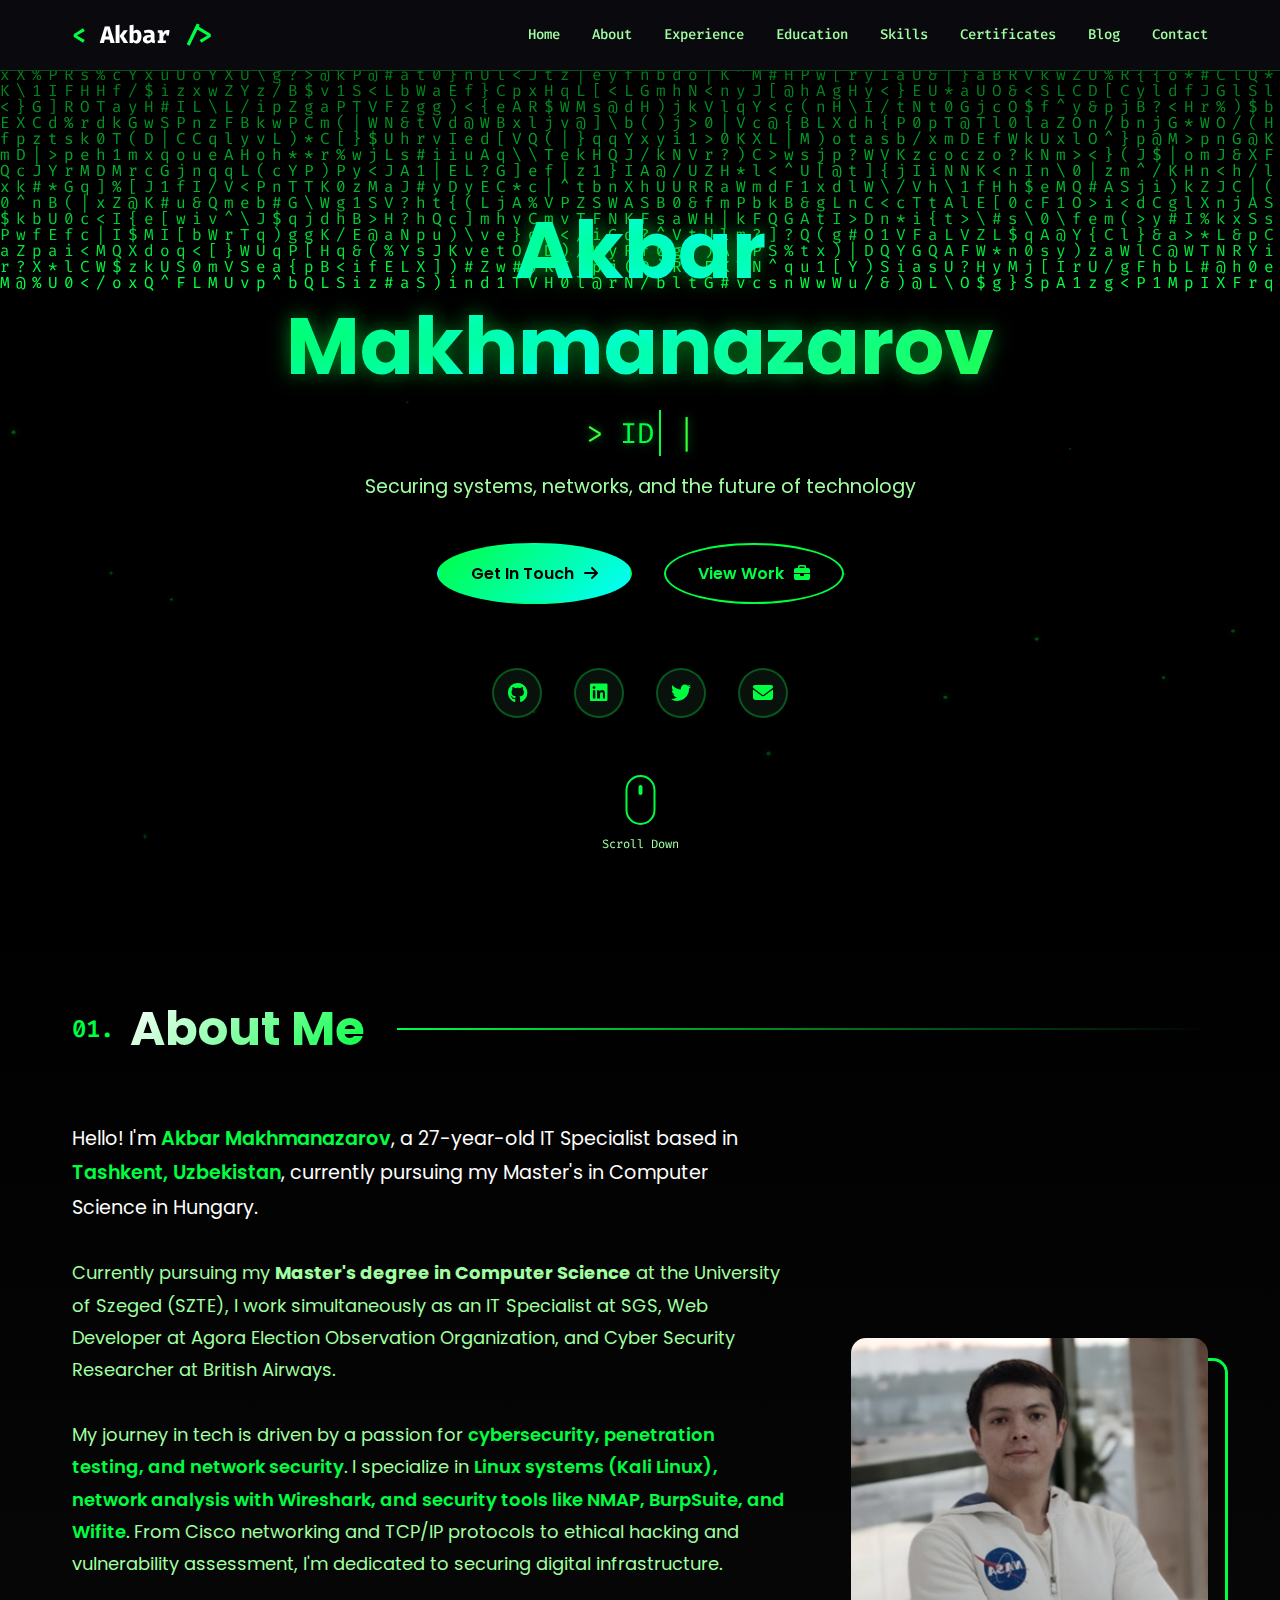
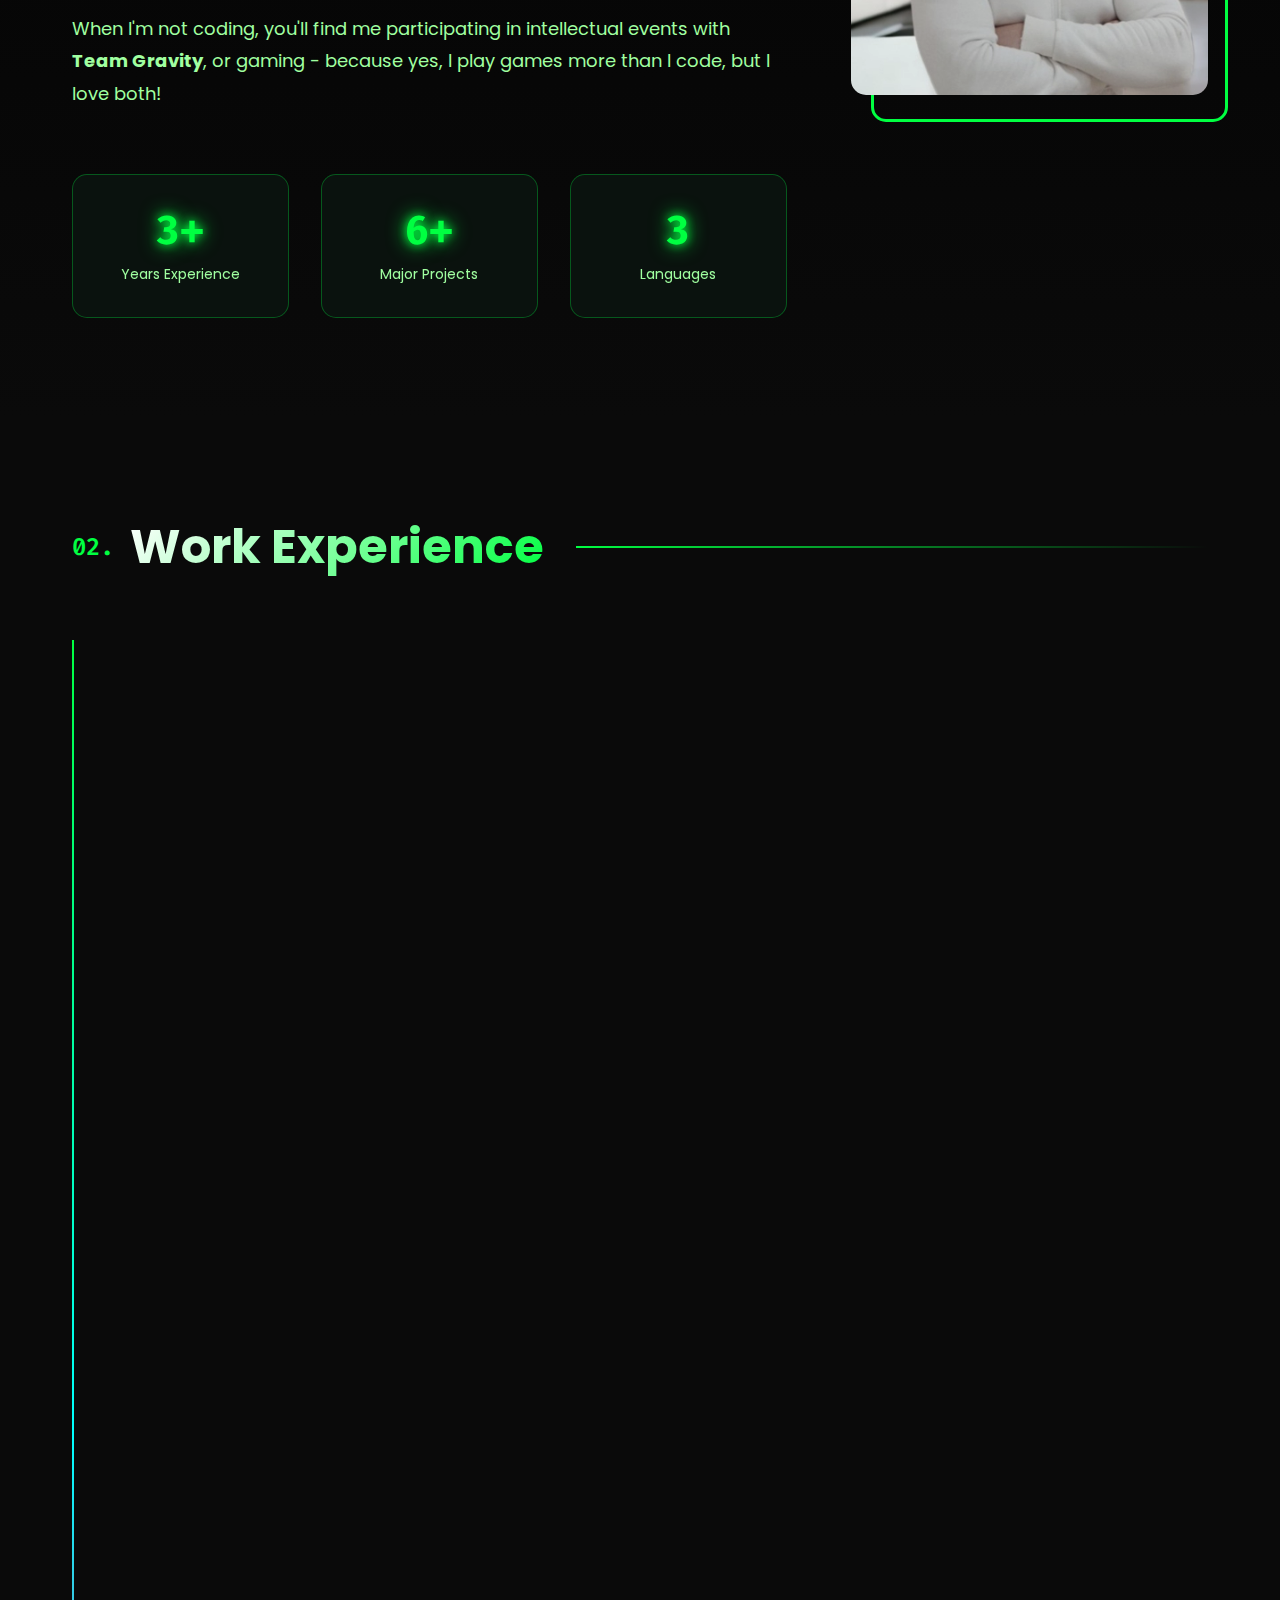
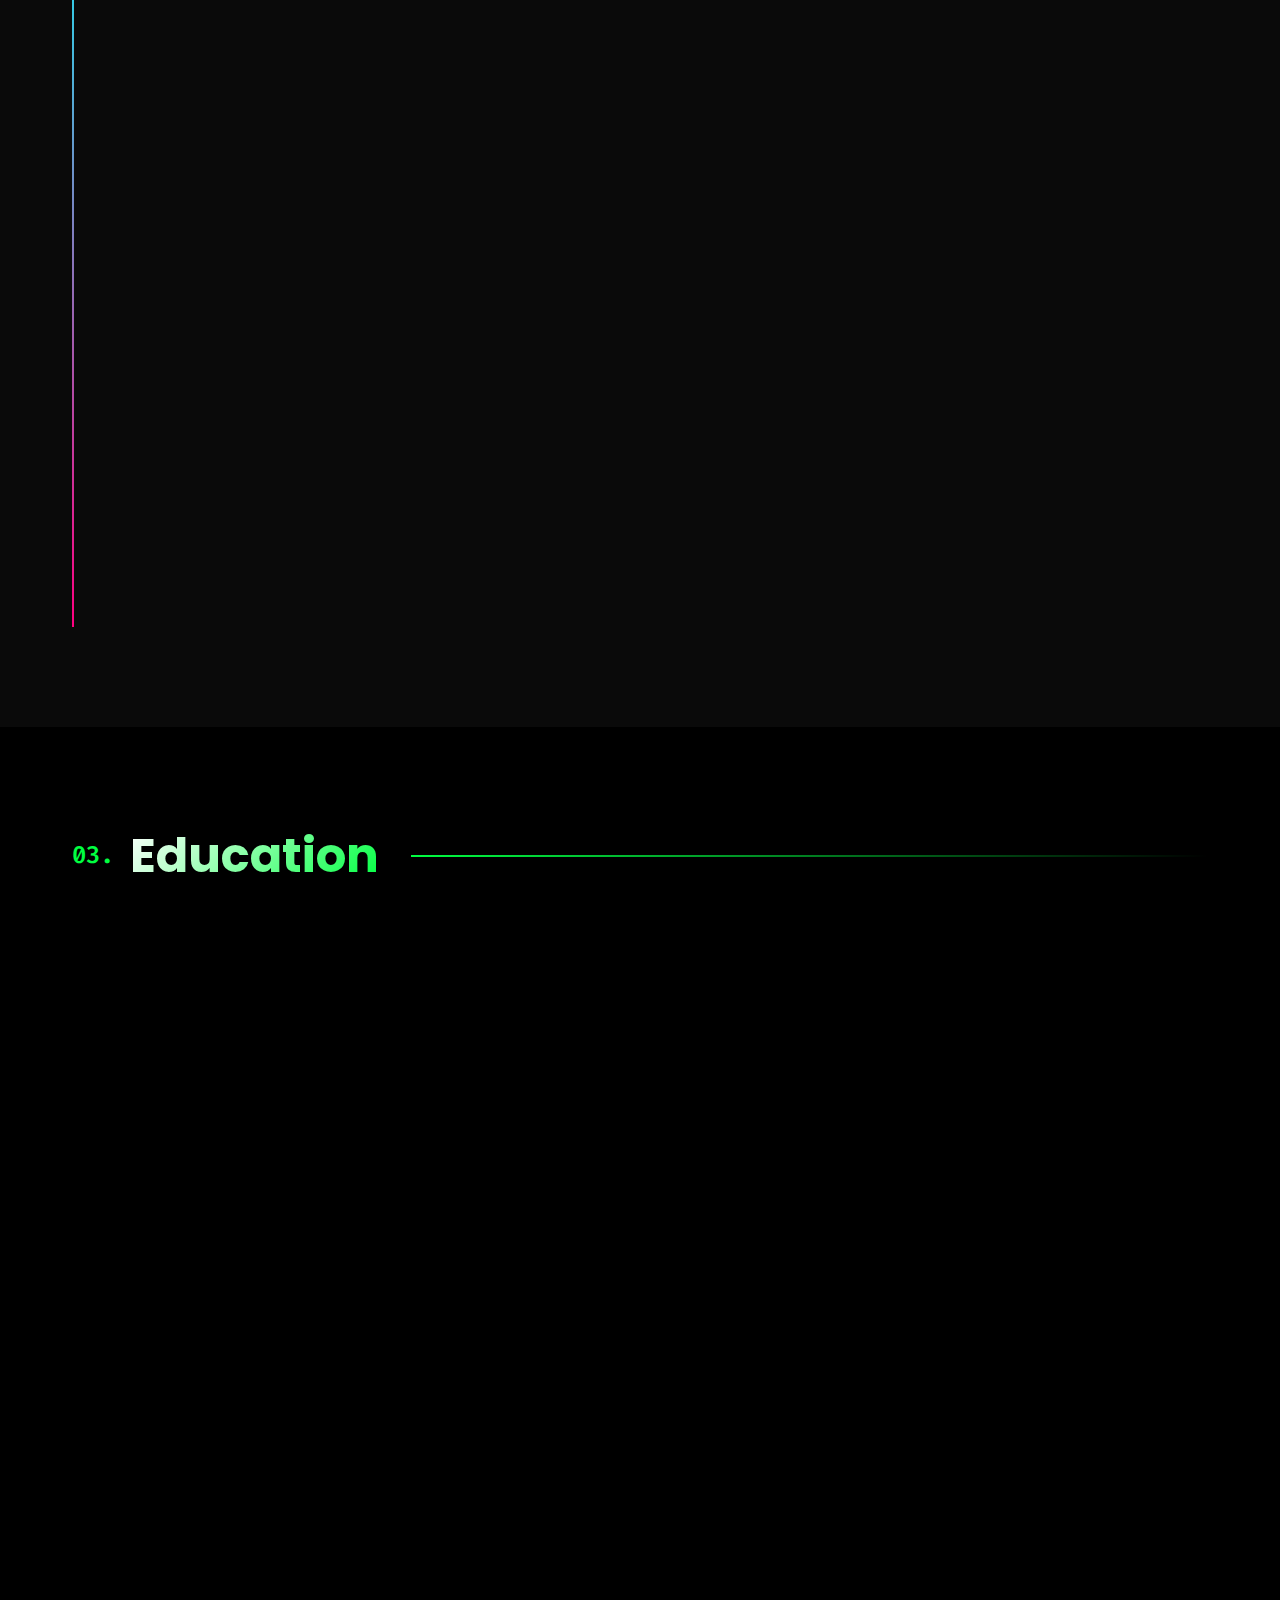
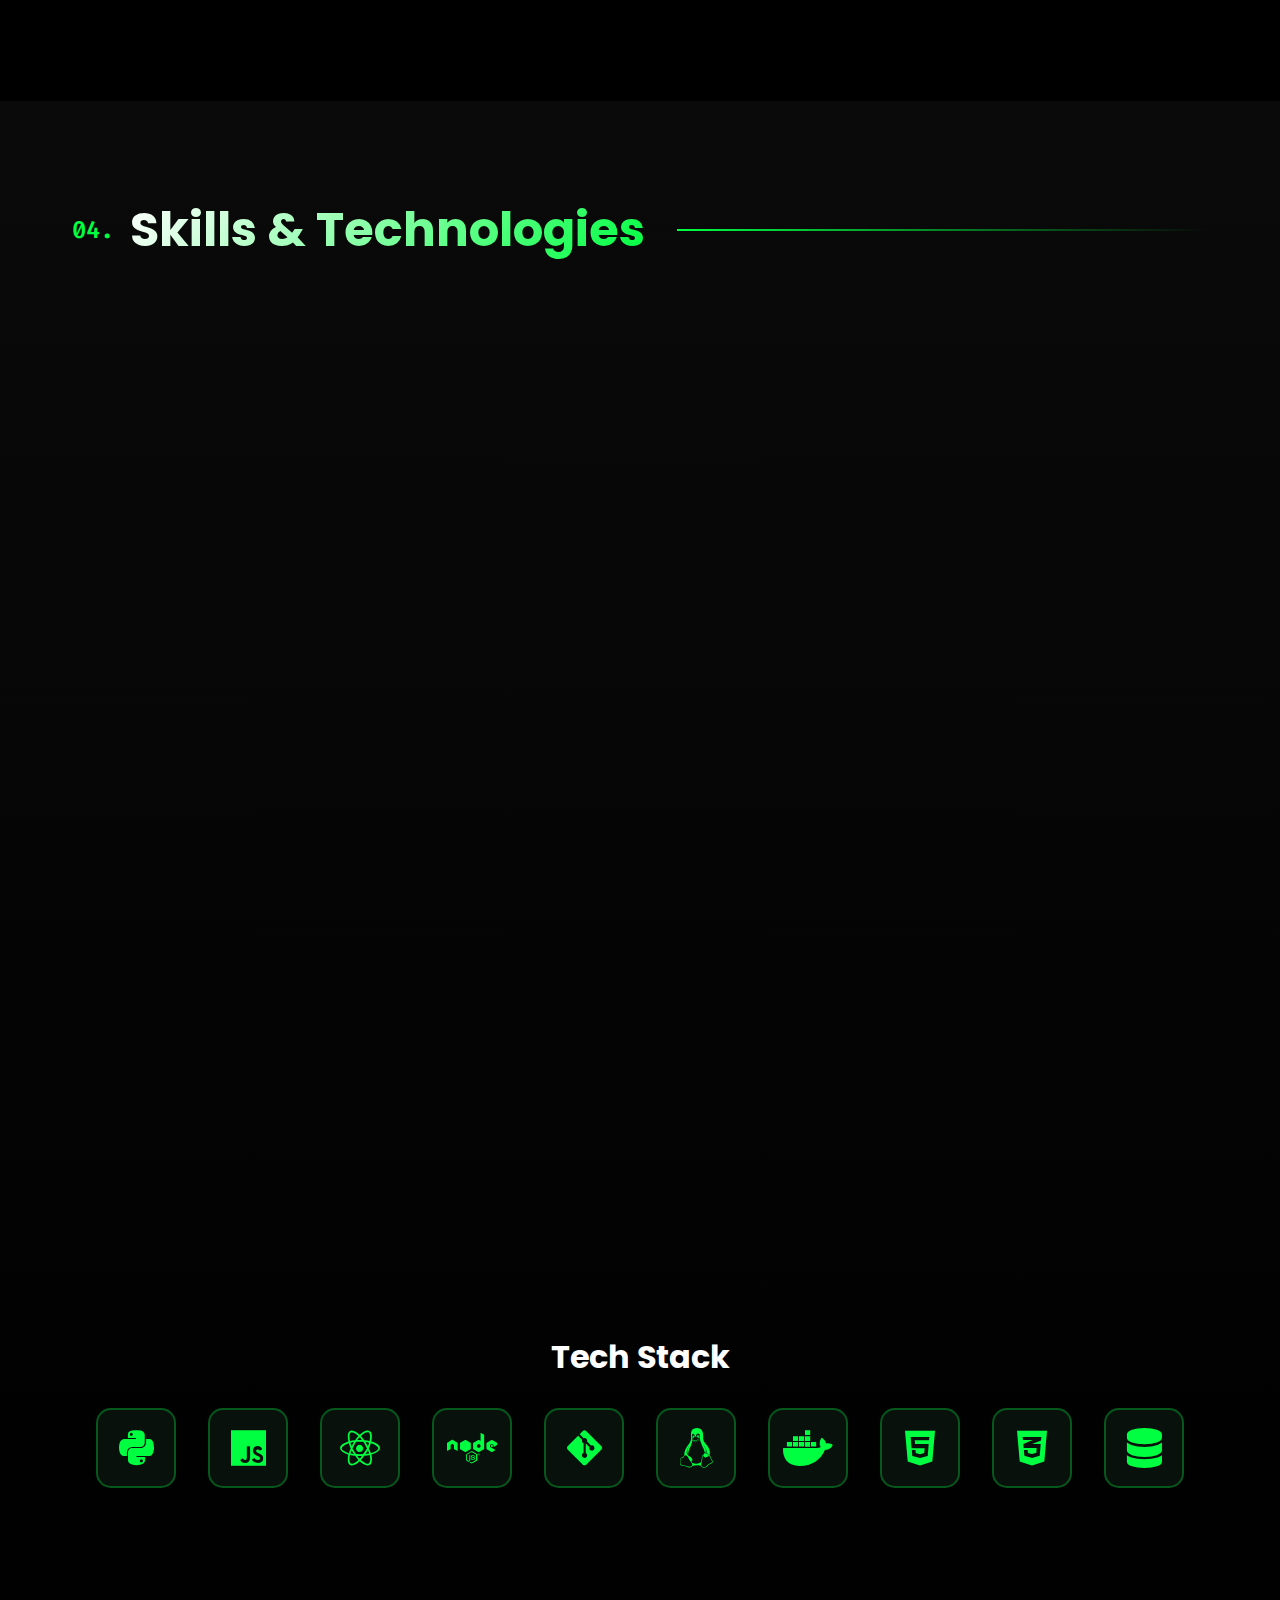
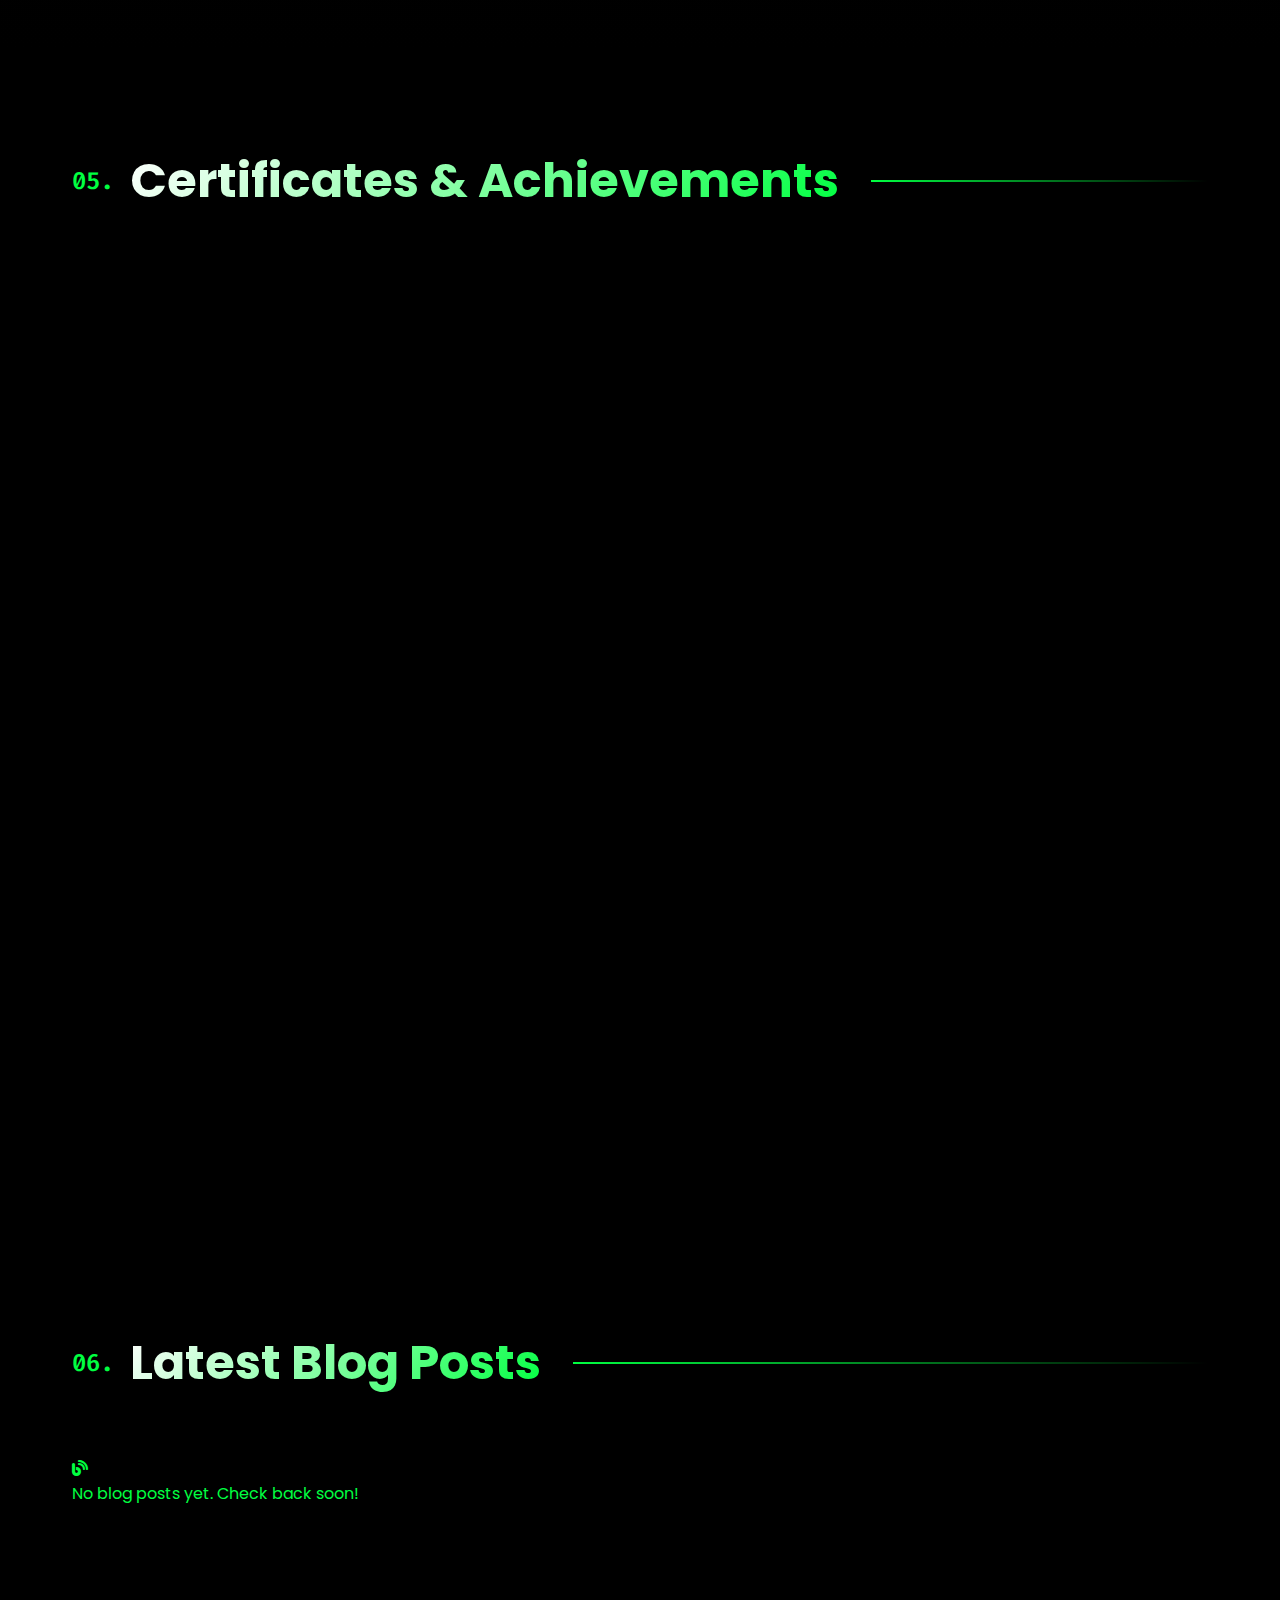
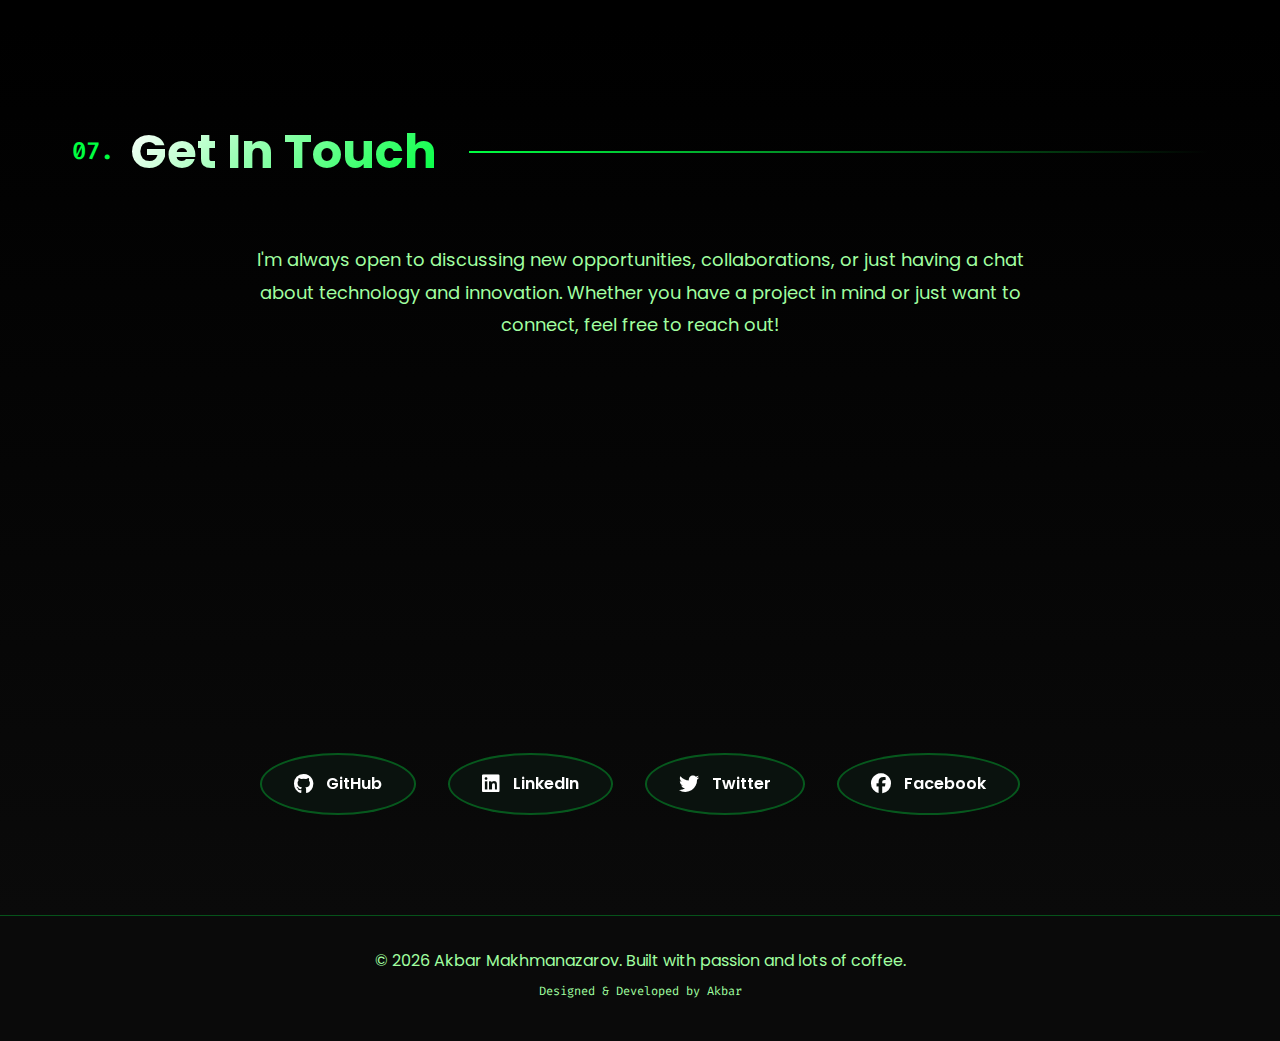
<file: index.html>
<!DOCTYPE html>
<html lang="en">
<head>
    <!-- Essential Meta Tags -->
    <meta charset="UTF-8">
    <meta name="viewport" content="width=device-width, initial-scale=1.0">
    <meta http-equiv="X-UA-Compatible" content="IE=edge">

    <!-- Primary Meta Tags -->
    <title>Akbar Makhmanazarov | Cyber Security Expert & IT Specialist</title>
    <meta name="title" content="Akbar Makhmanazarov | Cyber Security Expert & IT Specialist">
    <meta name="description" content="27-year-old IT Specialist and Cyber Security Expert based in Tashkent, Uzbekistan. Specializing in penetration testing, network security, Kali Linux, Wireshark, NMAP, BurpSuite, and ethical hacking.">
    <meta name="keywords" content="Akbar Makhmanazarov, Cyber Security, Penetration Testing, Kali Linux, Network Security, IT Specialist, Ethical Hacker, Wireshark, NMAP, BurpSuite, Cisco, TCP/IP, Tashkent, Uzbekistan">
    <meta name="author" content="Akbar Makhmanazarov">
    <meta name="robots" content="index, follow">
    <meta name="language" content="English">

    <!-- Open Graph / Facebook -->
    <meta property="og:type" content="website">
    <meta property="og:url" content="https://akbar2998.github.io/">
    <meta property="og:title" content="Akbar Makhmanazarov | Cyber Security Expert & IT Specialist">
    <meta property="og:description" content="Cyber Security Expert specializing in penetration testing, network security, and ethical hacking. Based in Tashkent, Uzbekistan.">
    <meta property="og:image" content="https://akbar2998.github.io/assets/img/profile.jpg">

    <!-- Twitter -->
    <meta property="twitter:card" content="summary_large_image">
    <meta property="twitter:url" content="https://akbar2998.github.io/">
    <meta property="twitter:title" content="Akbar Makhmanazarov | Cyber Security Expert">
    <meta property="twitter:description" content="Cyber Security Expert specializing in penetration testing, network security, and ethical hacking.">
    <meta property="twitter:image" content="https://akbar2998.github.io/assets/img/profile.jpg">

    <!-- Favicon -->
    <link rel="icon" type="image/png" sizes="32x32" href="assets/img/favicon-32x32.png">
    <link rel="icon" type="image/png" sizes="16x16" href="assets/img/favicon-16x16.png">
    <link rel="apple-touch-icon" sizes="180x180" href="assets/img/apple-touch-icon.png">

    <!-- Stylesheets -->
    <link rel="preconnect" href="https://fonts.googleapis.com">
    <link rel="preconnect" href="https://fonts.gstatic.com" crossorigin>
    <link href="https://fonts.googleapis.com/css2?family=Poppins:wght@300;400;500;600;700&family=Fira+Code:wght@400;500;600&display=swap" rel="stylesheet">
    <link rel="stylesheet" href="https://cdnjs.cloudflare.com/ajax/libs/font-awesome/6.4.0/css/all.min.css">
    <link rel="stylesheet" href="https://unpkg.com/aos@2.3.1/dist/aos.css">

    <!-- Modular CSS -->
    <link rel="stylesheet" href="assets/css/variables.css">
    <link rel="stylesheet" href="assets/css/base.css">
    <link rel="stylesheet" href="assets/css/components.css">
    <link rel="stylesheet" href="assets/css/layout.css">
    <link rel="stylesheet" href="assets/css/animations.css">
    <link rel="stylesheet" href="assets/css/responsive.css">

    <!-- Structured Data (JSON-LD) -->
    <script type="application/ld+json">
    {
        "@context": "https://schema.org",
        "@type": "Person",
        "name": "Akbar Makhmanazarov",
        "jobTitle": "Cyber Security Expert & IT Specialist",
        "url": "https://akbar2998.github.io",
        "sameAs": [
            "https://github.com/Akbar2998",
            "https://linkedin.com/in/zarasoft",
            "https://twitter.com/onesm1le"
        ],
        "address": {
            "@type": "PostalAddress",
            "addressLocality": "Tashkent",
            "addressCountry": "Uzbekistan"
        },
        "alumniOf": {
            "@type": "Organization",
            "name": "University of Szeged"
        },
        "knowsAbout": ["Cyber Security", "Penetration Testing", "Network Security", "Kali Linux", "Ethical Hacking", "IT Infrastructure"]
    }
    </script>
</head>
<body>
    <!-- Navigation -->
    <nav class="navbar" id="navbar">
        <div class="nav-container">
            <a href="#home" class="nav-logo" aria-label="Home">
                <span class="logo-bracket">&lt;</span>
                <span class="logo-text">Akbar</span>
                <span class="logo-bracket">/&gt;</span>
            </a>
            <div class="nav-menu" id="navMenu">
                <a href="#home" class="nav-link">Home</a>
                <a href="#about" class="nav-link">About</a>
                <a href="#experience" class="nav-link">Experience</a>
                <a href="#education" class="nav-link">Education</a>
                <a href="#skills" class="nav-link">Skills</a>
                <a href="#certificates" class="nav-link">Certificates</a>
                <a href="#blog" class="nav-link">Blog</a>
                <a href="#contact" class="nav-link">Contact</a>
            </div>
            <div class="hamburger" id="hamburger" aria-label="Toggle navigation menu">
                <span></span>
                <span></span>
                <span></span>
            </div>
        </div>
    </nav>


    <!-- Hero Section -->
    <section id="home" class="hero">
        <canvas id="matrix-canvas" aria-hidden="true"></canvas>
        <div class="hero-content">
            <div class="glitch-wrapper">
                <h1 class="hero-title" data-text="Akbar Makhmanazarov">Akbar Makhmanazarov</h1>
            </div>
            <div class="typing-container">
                <span class="typing-text">IT Specialist</span>
                <span class="cursor" aria-hidden="true">|</span>
            </div>
            <p class="hero-subtitle">Securing systems, networks, and the future of technology</p>
            <div class="hero-buttons">
                <a href="#contact" class="btn btn-primary">
                    <span>Get In Touch</span>
                    <i class="fas fa-arrow-right"></i>
                </a>
                <a href="#experience" class="btn btn-secondary">
                    <span>View Work</span>
                    <i class="fas fa-briefcase"></i>
                </a>
            </div>
            <div class="social-links">
                <a href="https://github.com/Akbar2998" target="_blank" rel="noopener noreferrer" class="social-icon" title="GitHub" aria-label="GitHub Profile">
                    <i class="fab fa-github"></i>
                </a>
                <a href="https://linkedin.com/in/zarasoft" target="_blank" rel="noopener noreferrer" class="social-icon" title="LinkedIn" aria-label="LinkedIn Profile">
                    <i class="fab fa-linkedin"></i>
                </a>
                <a href="https://twitter.com/onesm1le" target="_blank" rel="noopener noreferrer" class="social-icon" title="Twitter" aria-label="Twitter Profile">
                    <i class="fab fa-twitter"></i>
                </a>
                <a href="mailto:akbar.uzatom@mail.ru" class="social-icon" title="Email" aria-label="Send Email">
                    <i class="fas fa-envelope"></i>
                </a>
            </div>
        </div>
        <div class="scroll-indicator" aria-hidden="true">
            <div class="mouse">
                <div class="wheel"></div>
            </div>
            <p>Scroll Down</p>
        </div>
    </section>

    <!-- About Section -->
    <section id="about" class="about">
        <div class="container">
            <div class="section-header">
                <span class="section-number">01.</span>
                <h2 class="section-title">About Me</h2>
                <div class="section-line"></div>
            </div>
            <div class="about-content">
                <div class="about-text">
                    <p class="about-intro">
                        Hello! I'm <span class="highlight">Akbar Makhmanazarov</span>, a 27-year-old IT Specialist based in
                        <span class="highlight">Tashkent, Uzbekistan</span>, currently pursuing my Master's in Computer Science in Hungary.
                    </p>
                    <p>
                        Currently pursuing my <strong>Master's degree in Computer Science</strong> at the University of Szeged (SZTE),
                        I work simultaneously as an IT Specialist at SGS, Web Developer at Agora Election Observation Organization,
                        and Cyber Security Researcher at British Airways.
                    </p>
                    <p>
                        My journey in tech is driven by a passion for <span class="highlight">cybersecurity, penetration testing, and network security</span>.
                        I specialize in <span class="highlight">Linux systems (Kali Linux), network analysis with Wireshark, and security tools like NMAP, BurpSuite, and Wifite</span>.
                        From Cisco networking and TCP/IP protocols to ethical hacking and vulnerability assessment, I'm dedicated to securing digital infrastructure.
                    </p>
                    <p>
                        When I'm not coding, you'll find me participating in intellectual events with
                        <strong>Team Gravity</strong>, or gaming - because yes, I play games more than I code, but I love both!
                    </p>
                    <div class="about-stats">
                        <div class="stat-item">
                            <span class="stat-number">3+</span>
                            <span class="stat-label">Years Experience</span>
                        </div>
                        <div class="stat-item">
                            <span class="stat-number">6+</span>
                            <span class="stat-label">Major Projects</span>
                        </div>
                        <div class="stat-item">
                            <span class="stat-number">3</span>
                            <span class="stat-label">Languages</span>
                        </div>
                    </div>
                </div>
                <div class="about-image">
                    <div class="image-wrapper">
                        <div class="image-border"></div>
                        <img src="assets/img/profile.jpg" alt="Akbar Makhmanazarov - Cyber Security Expert" class="profile-photo" loading="lazy">
                    </div>
                </div>
            </div>
        </div>
    </section>

    <!-- Experience Section -->
    <section id="experience" class="experience">
        <div class="container">
            <div class="section-header">
                <span class="section-number">02.</span>
                <h2 class="section-title">Work Experience</h2>
                <div class="section-line"></div>
            </div>
            <div class="timeline">
                <div class="timeline-item" data-aos="fade-up">
                    <div class="timeline-dot"></div>
                    <div class="timeline-date">Aug 2024 - Present</div>
                    <div class="timeline-content">
                        <h3>IT Specialist</h3>
                        <h4>SGS <span class="location">- Tashkent, Uzbekistan</span></h4>
                        <ul>
                            <li>Maintenance of computers and servers</li>
                            <li>Routing and firewall configuration</li>
                            <li>Network moderation and cybersecurity</li>
                        </ul>
                        <div class="tech-tags">
                            <span class="tag">Networking</span>
                            <span class="tag">Cybersecurity</span>
                            <span class="tag">System Admin</span>
                        </div>
                    </div>
                </div>

                <div class="timeline-item" data-aos="fade-up" data-aos-delay="100">
                    <div class="timeline-dot"></div>
                    <div class="timeline-date">Feb 2024 - Present</div>
                    <div class="timeline-content">
                        <h3>Web Developer</h3>
                        <h4>Agora Election Observation Organization <span class="location">- Tallinn, Estonia</span></h4>
                        <ul>
                            <li>Relocating database systems</li>
                            <li>Creating new designs and CMS solutions</li>
                            <li>Managing domain migration processes</li>
                        </ul>
                        <div class="tech-tags">
                            <span class="tag">Web Development</span>
                            <span class="tag">Database</span>
                            <span class="tag">CMS</span>
                        </div>
                    </div>
                </div>

                <div class="timeline-item" data-aos="fade-up" data-aos-delay="200">
                    <div class="timeline-dot"></div>
                    <div class="timeline-date">Aug 2023 - Present</div>
                    <div class="timeline-content">
                        <h3>Cyber Security Researcher (Intern)</h3>
                        <h4>British Airways <span class="location">- London, United Kingdom</span></h4>
                        <ul>
                            <li>Security data collection and threat analysis</li>
                            <li>Vulnerability assessment and penetration testing</li>
                            <li>Network security monitoring and incident response</li>
                        </ul>
                        <div class="tech-tags">
                            <span class="tag">Python</span>
                            <span class="tag">Cyber Security</span>
                            <span class="tag">Penetration Testing</span>
                        </div>
                    </div>
                </div>

                <div class="timeline-item" data-aos="fade-up" data-aos-delay="300">
                    <div class="timeline-dot"></div>
                    <div class="timeline-date">Sep 2021 - Jul 2022</div>
                    <div class="timeline-content">
                        <h3>Junior Researcher</h3>
                        <h4>Institute of Material Research <span class="location">- Tashkent, Uzbekistan</span></h4>
                        <ul>
                            <li>Simulating biochemical processes</li>
                            <li>Protein prediction modeling</li>
                            <li>Producing weekly research reports</li>
                        </ul>
                        <div class="tech-tags">
                            <span class="tag">Machine Learning</span>
                            <span class="tag">Python</span>
                            <span class="tag">Research</span>
                        </div>
                    </div>
                </div>
            </div>
        </div>
    </section>

    <!-- Education Section -->
    <section id="education" class="education">
        <div class="container">
            <div class="section-header">
                <span class="section-number">03.</span>
                <h2 class="section-title">Education</h2>
                <div class="section-line"></div>
            </div>
            <div class="education-timeline">
                <div class="education-item" data-aos="fade-up">
                    <div class="education-icon">
                        <i class="fas fa-graduation-cap"></i>
                    </div>
                    <div class="education-content">
                        <h3>Master's Degree in Computer Science</h3>
                        <h4>University of Szeged (SZTE)</h4>
                        <p class="education-date">Sep 2022 - Present</p>
                        <p class="education-location"><i class="fas fa-map-marker-alt"></i> Szeged, Hungary</p>
                        <p class="education-description">
                            Pursuing advanced studies in Computer Science with focus on algorithms, data structures,
                            cybersecurity, and software engineering. Active participant in university research and international programs.
                        </p>
                    </div>
                </div>

                <div class="education-item" data-aos="fade-up" data-aos-delay="100">
                    <div class="education-icon">
                        <i class="fas fa-university"></i>
                    </div>
                    <div class="education-content">
                        <h3>Bachelor's Degree in Physics</h3>
                        <h4>National University of Uzbekistan</h4>
                        <p class="education-date">Sep 2018 - Jul 2022</p>
                        <p class="education-location"><i class="fas fa-map-marker-alt"></i> Tashkent, Uzbekistan</p>
                        <p class="education-description">
                            Completed undergraduate studies in Physics with coursework in quantum mechanics, thermodynamics,
                            and computational physics. Developed strong analytical and problem-solving skills.
                        </p>
                    </div>
                </div>

                <div class="education-item" data-aos="fade-up" data-aos-delay="200">
                    <div class="education-icon">
                        <i class="fas fa-tools"></i>
                    </div>
                    <div class="education-content">
                        <h3>Masters of Automatic Tools</h3>
                        <h4>Zarafshan Industrial College</h4>
                        <p class="education-date">Sep 2013 - Jun 2017</p>
                        <p class="education-location"><i class="fas fa-map-marker-alt"></i> Zarafshan, Uzbekistan</p>
                        <p class="education-description">
                            Technical education focused on automation, industrial tools, and mechanical systems.
                            Built foundation in engineering principles and technical problem-solving.
                        </p>
                    </div>
                </div>
            </div>
        </div>
    </section>

    <!-- Skills Section -->
    <section id="skills" class="skills">
        <div class="container">
            <div class="section-header">
                <span class="section-number">04.</span>
                <h2 class="section-title">Skills & Technologies</h2>
                <div class="section-line"></div>
            </div>
            <div class="skills-grid">
                <div class="skill-category" data-aos="fade-up">
                    <div class="category-icon">
                        <i class="fas fa-code"></i>
                    </div>
                    <h3>Programming Languages</h3>
                    <div class="skills-list">
                        <div class="skill-item">
                            <span class="skill-name">Python</span>
                            <div class="skill-bar">
                                <div class="skill-progress" data-progress="90"></div>
                            </div>
                        </div>
                        <div class="skill-item">
                            <span class="skill-name">C#</span>
                            <div class="skill-bar">
                                <div class="skill-progress" data-progress="85"></div>
                            </div>
                        </div>
                        <div class="skill-item">
                            <span class="skill-name">C++</span>
                            <div class="skill-bar">
                                <div class="skill-progress" data-progress="75"></div>
                            </div>
                        </div>
                        <div class="skill-item">
                            <span class="skill-name">JavaScript</span>
                            <div class="skill-bar">
                                <div class="skill-progress" data-progress="80"></div>
                            </div>
                        </div>
                    </div>
                </div>

                <div class="skill-category" data-aos="fade-up" data-aos-delay="100">
                    <div class="category-icon">
                        <i class="fas fa-user-secret"></i>
                    </div>
                    <h3>Cyber Security Tools</h3>
                    <div class="skills-list">
                        <div class="skill-item">
                            <span class="skill-name">Kali Linux</span>
                            <div class="skill-bar">
                                <div class="skill-progress" data-progress="90"></div>
                            </div>
                        </div>
                        <div class="skill-item">
                            <span class="skill-name">Wireshark</span>
                            <div class="skill-bar">
                                <div class="skill-progress" data-progress="85"></div>
                            </div>
                        </div>
                        <div class="skill-item">
                            <span class="skill-name">NMAP & BurpSuite</span>
                            <div class="skill-bar">
                                <div class="skill-progress" data-progress="88"></div>
                            </div>
                        </div>
                        <div class="skill-item">
                            <span class="skill-name">Wifite & Metasploit</span>
                            <div class="skill-bar">
                                <div class="skill-progress" data-progress="82"></div>
                            </div>
                        </div>
                    </div>
                </div>

                <div class="skill-category" data-aos="fade-up" data-aos-delay="200">
                    <div class="category-icon">
                        <i class="fas fa-laptop-code"></i>
                    </div>
                    <h3>Web Development</h3>
                    <div class="skills-list">
                        <div class="skill-item">
                            <span class="skill-name">HTML5 & CSS3</span>
                            <div class="skill-bar">
                                <div class="skill-progress" data-progress="95"></div>
                            </div>
                        </div>
                        <div class="skill-item">
                            <span class="skill-name">React</span>
                            <div class="skill-bar">
                                <div class="skill-progress" data-progress="75"></div>
                            </div>
                        </div>
                        <div class="skill-item">
                            <span class="skill-name">Node.js</span>
                            <div class="skill-bar">
                                <div class="skill-progress" data-progress="70"></div>
                            </div>
                        </div>
                        <div class="skill-item">
                            <span class="skill-name">Database (SQL)</span>
                            <div class="skill-bar">
                                <div class="skill-progress" data-progress="80"></div>
                            </div>
                        </div>
                    </div>
                </div>

                <div class="skill-category" data-aos="fade-up" data-aos-delay="300">
                    <div class="category-icon">
                        <i class="fas fa-network-wired"></i>
                    </div>
                    <h3>Networking & Infrastructure</h3>
                    <div class="skills-list">
                        <div class="skill-item">
                            <span class="skill-name">Cisco & TCP/IP</span>
                            <div class="skill-bar">
                                <div class="skill-progress" data-progress="90"></div>
                            </div>
                        </div>
                        <div class="skill-item">
                            <span class="skill-name">Network Security</span>
                            <div class="skill-bar">
                                <div class="skill-progress" data-progress="88"></div>
                            </div>
                        </div>
                        <div class="skill-item">
                            <span class="skill-name">Linux System Admin</span>
                            <div class="skill-bar">
                                <div class="skill-progress" data-progress="92"></div>
                            </div>
                        </div>
                        <div class="skill-item">
                            <span class="skill-name">Firewall & VPN</span>
                            <div class="skill-bar">
                                <div class="skill-progress" data-progress="85"></div>
                            </div>
                        </div>
                    </div>
                </div>
            </div>

            <div class="tech-stack">
                <h3>Tech Stack</h3>
                <div class="tech-icons">
                    <div class="tech-icon" title="Python">
                        <i class="fab fa-python"></i>
                    </div>
                    <div class="tech-icon" title="JavaScript">
                        <i class="fab fa-js"></i>
                    </div>
                    <div class="tech-icon" title="React">
                        <i class="fab fa-react"></i>
                    </div>
                    <div class="tech-icon" title="Node.js">
                        <i class="fab fa-node"></i>
                    </div>
                    <div class="tech-icon" title="Git">
                        <i class="fab fa-git-alt"></i>
                    </div>
                    <div class="tech-icon" title="Linux">
                        <i class="fab fa-linux"></i>
                    </div>
                    <div class="tech-icon" title="Docker">
                        <i class="fab fa-docker"></i>
                    </div>
                    <div class="tech-icon" title="HTML5">
                        <i class="fab fa-html5"></i>
                    </div>
                    <div class="tech-icon" title="CSS3">
                        <i class="fab fa-css3-alt"></i>
                    </div>
                    <div class="tech-icon" title="Database">
                        <i class="fas fa-database"></i>
                    </div>
                </div>
            </div>
        </div>
    </section>

    <!-- Certificates & Achievements Section -->
    <section id="certificates" class="achievements">
        <div class="container">
            <div class="section-header">
                <span class="section-number">05.</span>
                <h2 class="section-title">Certificates & Achievements</h2>
                <div class="section-line"></div>
            </div>
            <div class="achievements-grid">
                <div class="achievement-card" data-aos="zoom-in">
                    <div class="achievement-icon">
                        <i class="fas fa-trophy"></i>
                    </div>
                    <h3>Harvard HPAIR Conference 2025</h3>
                    <p class="achievement-date">Nov 2024 - Feb 2025</p>
                    <p>
                        Selected to participate in the prestigious Harvard HPAIR Conference 2025 in Cambridge, Boston.
                        This conference builds bridges between US and Asian countries.
                    </p>
                </div>

                <div class="achievement-card" data-aos="zoom-in" data-aos-delay="100">
                    <div class="achievement-icon">
                        <i class="fas fa-medal"></i>
                    </div>
                    <h3>IOI 2023 Team Guide</h3>
                    <p class="achievement-date">Aug 2023 - Sep 2023</p>
                    <p>
                        Served as Team Guide for Team Uzbekistan at the 35th International Olympiad in Informatics in Szeged, Hungary.
                        The team secured 2 bronze medals, marking Uzbekistan's first-ever IOI medals!
                    </p>
                </div>

                <div class="achievement-card" data-aos="zoom-in" data-aos-delay="200">
                    <div class="achievement-icon">
                        <i class="fas fa-users"></i>
                    </div>
                    <h3>DIELS SCHOOL Administrator</h3>
                    <p class="achievement-date">Oct 2022 - Jul 2023</p>
                    <p>
                        Website administrator and technical supporter for DIELS SCHOOL, a group focused on international
                        relations, diplomacy, and the new world order.
                    </p>
                </div>

                <div class="achievement-card" data-aos="zoom-in" data-aos-delay="300">
                    <div class="achievement-icon">
                        <i class="fas fa-brain"></i>
                    </div>
                    <h3>Team Gravity Member</h3>
                    <p class="achievement-date">Feb 2021 - Present</p>
                    <p>
                        Active member of Team Gravity, participating in intellectual events and games across Uzbekistan.
                        Engaging in competitive thinking and problem-solving challenges.
                    </p>
                </div>

                <div class="achievement-card" data-aos="zoom-in" data-aos-delay="400">
                    <div class="achievement-icon">
                        <i class="fas fa-graduation-cap"></i>
                    </div>
                    <h3>Master's in Computer Science</h3>
                    <p class="achievement-date">Sep 2022 - Present</p>
                    <p>
                        Currently pursuing Master's degree in Computer Science at the University of Szeged (SZTE),
                        one of Hungary's leading universities.
                    </p>
                </div>

                <div class="achievement-card" data-aos="zoom-in" data-aos-delay="500">
                    <div class="achievement-icon">
                        <i class="fas fa-language"></i>
                    </div>
                    <h3>Multilingual Professional</h3>
                    <p class="achievement-date">Ongoing</p>
                    <p>
                        Fluent in Uzbek (native), Russian (C1), and English (B2-C1).
                        Enabling effective communication across diverse international teams.
                    </p>
                </div>
            </div>
        </div>
    </section>

    <!-- Blog Section -->
    <section id="blog" class="blog">
        <div class="container">
            <div class="section-header">
                <span class="section-number">06.</span>
                <h2 class="section-title">Latest Blog Posts</h2>
                <div class="section-line"></div>
            </div>
            <div id="blog-posts" class="blog-grid">
                <!-- Blog posts will be dynamically loaded here -->
                <div class="no-posts">
                    <i class="fas fa-blog"></i>
                    <p>No blog posts yet. Check back soon!</p>
                </div>
            </div>
        </div>
    </section>

    <!-- Contact Section -->
    <section id="contact" class="contact">
        <div class="container">
            <div class="section-header">
                <span class="section-number">07.</span>
                <h2 class="section-title">Get In Touch</h2>
                <div class="section-line"></div>
            </div>
            <div class="contact-content">
                <p class="contact-text">
                    I'm always open to discussing new opportunities, collaborations, or just having a chat about
                    technology and innovation. Whether you have a project in mind or just want to connect, feel free to reach out!
                </p>
                <div class="contact-info">
                    <div class="contact-item" data-aos="fade-up">
                        <i class="fas fa-envelope"></i>
                        <div>
                            <h4>Email</h4>
                            <a href="mailto:akbar.uzatom@mail.ru">akbar.uzatom@mail.ru</a>
                        </div>
                    </div>
                    <div class="contact-item" data-aos="fade-up" data-aos-delay="100">
                        <i class="fas fa-map-marker-alt"></i>
                        <div>
                            <h4>Location</h4>
                            <p>Tashkent, Uzbekistan</p>
                        </div>
                    </div>
                    <div class="contact-item" data-aos="fade-up" data-aos-delay="200">
                        <i class="fas fa-phone"></i>
                        <div>
                            <h4>Phone</h4>
                            <a href="tel:+36707456236">+36 707 456 236</a>
                        </div>
                    </div>
                </div>
                <div class="contact-social">
                    <a href="https://github.com/Akbar2998" target="_blank" rel="noopener noreferrer" class="social-btn">
                        <i class="fab fa-github"></i>
                        <span>GitHub</span>
                    </a>
                    <a href="https://linkedin.com/in/zarasoft" target="_blank" rel="noopener noreferrer" class="social-btn">
                        <i class="fab fa-linkedin"></i>
                        <span>LinkedIn</span>
                    </a>
                    <a href="https://twitter.com/onesm1le" target="_blank" rel="noopener noreferrer" class="social-btn">
                        <i class="fab fa-twitter"></i>
                        <span>Twitter</span>
                    </a>
                    <a href="https://www.facebook.com/akbar.maxmanazarov" target="_blank" rel="noopener noreferrer" class="social-btn">
                        <i class="fab fa-facebook"></i>
                        <span>Facebook</span>
                    </a>
                </div>
            </div>
        </div>
    </section>

    <!-- Footer -->
    <footer class="footer">
        <div class="container">
            <div class="footer-content">
                <p>&copy; 2025 Akbar Makhmanazarov. Built with passion and lots of coffee.</p>
                <p class="footer-subtitle">Designed & Developed by Akbar</p>
            </div>
        </div>
    </footer>

    <!-- Scripts -->
    <script src="https://unpkg.com/aos@2.3.1/dist/aos.js"></script>
    <script src="assets/js/particles.js"></script>
    <script src="assets/js/main.js"></script>
    <script src="assets/js/matrix.js"></script>
    <script src="assets/js/navigation.js"></script>
    <script src="assets/js/animations.js"></script>
    <script src="assets/js/blog.js"></script>
</body>
</html>
</file>
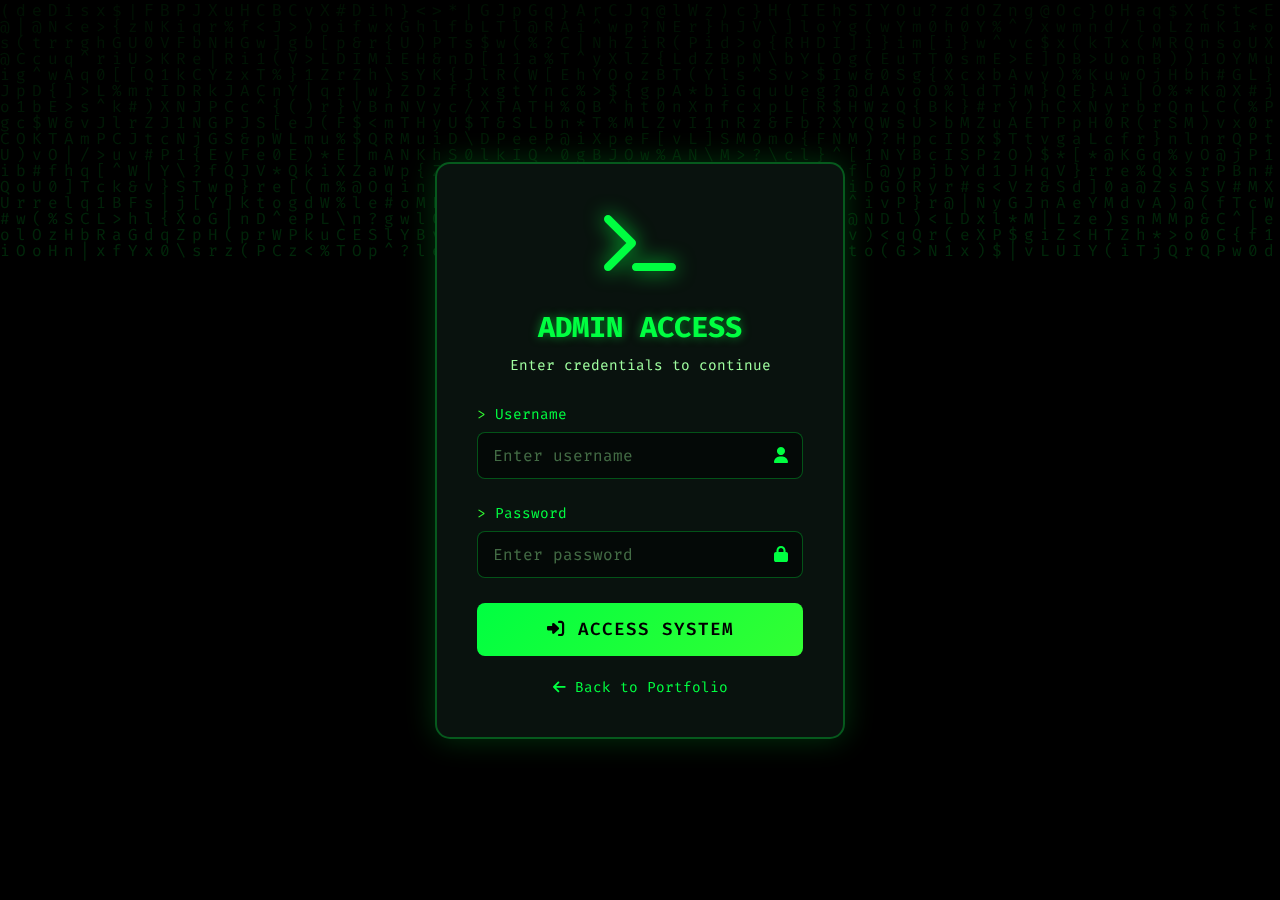
<file: admin-dashboard.html>
<!DOCTYPE html>
<html lang="en">
<head>
    <meta charset="UTF-8">
    <meta name="viewport" content="width=device-width, initial-scale=1.0">
    <title>Admin Dashboard - Blog Management</title>
    <link rel="stylesheet" href="https://cdnjs.cloudflare.com/ajax/libs/font-awesome/6.4.0/css/all.min.css">
    <link rel="preconnect" href="https://fonts.googleapis.com">
    <link rel="preconnect" href="https://fonts.gstatic.com" crossorigin>
    <link href="https://fonts.googleapis.com/css2?family=Fira+Code:wght@400;500;600&family=Poppins:wght@300;400;500;600;700&display=swap" rel="stylesheet">
    <link rel="stylesheet" href="assets/css/variables.css">
    <link rel="stylesheet" href="assets/css/admin.css">
</head>
<body>
    <div class="dashboard-container">
        <!-- Sidebar -->
        <aside class="sidebar">
            <div class="sidebar-header">
                <i class="fas fa-terminal"></i>
                <h2>ADMIN PANEL</h2>
            </div>

            <nav class="sidebar-nav">
                <a href="#" class="nav-item active" data-tab="posts">
                    <i class="fas fa-blog"></i>
                    <span>Blog Posts</span>
                </a>
                <a href="#" class="nav-item" data-tab="new-post">
                    <i class="fas fa-plus-circle"></i>
                    <span>New Post</span>
                </a>
                <a href="#" class="nav-item" data-tab="settings">
                    <i class="fas fa-cog"></i>
                    <span>Settings</span>
                </a>
                <a href="index.html" class="nav-item">
                    <i class="fas fa-home"></i>
                    <span>View Site</span>
                </a>
            </nav>

            <div class="sidebar-footer">
                <div class="user-info">
                    <i class="fas fa-user-shield"></i>
                    <span id="adminUsername">Admin</span>
                </div>
                <button id="logoutBtn" class="btn-logout">
                    <i class="fas fa-sign-out-alt"></i>
                    Logout
                </button>
            </div>
        </aside>

        <!-- Main Content -->
        <main class="main-content">
            <header class="dashboard-header">
                <h1>Blog Management System</h1>
                <div class="header-stats">
                    <div class="stat-card">
                        <i class="fas fa-file-alt"></i>
                        <div>
                            <span class="stat-number" id="totalPosts">0</span>
                            <span class="stat-label">Total Posts</span>
                        </div>
                    </div>
                </div>
            </header>

            <!-- Blog Posts Tab -->
            <section id="postsTab" class="tab-content active">
                <div class="content-header">
                    <h2>All Blog Posts</h2>
                    <button class="btn-primary" onclick="switchTab('new-post')">
                        <i class="fas fa-plus"></i> Create New Post
                    </button>
                </div>

                <div id="postsContainer" class="posts-container">
                    <!-- Posts will be loaded here -->
                </div>
            </section>

            <!-- New Post Tab -->
            <section id="newPostTab" class="tab-content">
                <div class="content-header">
                    <h2>Create New Post</h2>
                </div>

                <form id="newPostForm" class="post-form">
                    <div class="form-group">
                        <label for="postTitle">Post Title *</label>
                        <input
                            type="text"
                            id="postTitle"
                            class="form-control"
                            placeholder="Enter post title"
                            required
                        >
                    </div>

                    <div class="form-group">
                        <label for="postCategory">Category *</label>
                        <select id="postCategory" class="form-control" required>
                            <option value="">Select category</option>
                            <option value="Cybersecurity">Cybersecurity</option>
                            <option value="Programming">Programming</option>
                            <option value="Technology">Technology</option>
                            <option value="Tutorial">Tutorial</option>
                            <option value="News">News</option>
                            <option value="Personal">Personal</option>
                        </select>
                    </div>

                    <div class="form-group">
                        <label for="postExcerpt">Excerpt *</label>
                        <textarea
                            id="postExcerpt"
                            class="form-control"
                            placeholder="Short description (max 200 characters)"
                            rows="3"
                            maxlength="200"
                            required
                        ></textarea>
                        <small class="char-count">0 / 200</small>
                    </div>

                    <div class="form-group">
                        <label for="postContent">Content *</label>
                        <textarea
                            id="postContent"
                            class="form-control"
                            placeholder="Write your post content here..."
                            rows="15"
                            required
                        ></textarea>
                    </div>

                    <div class="form-group">
                        <label for="postTags">Tags (comma-separated)</label>
                        <input
                            type="text"
                            id="postTags"
                            class="form-control"
                            placeholder="e.g., python, security, tutorial"
                        >
                    </div>

                    <div class="form-actions">
                        <button type="submit" class="btn-primary">
                            <i class="fas fa-check"></i> Publish Post
                        </button>
                        <button type="button" class="btn-secondary" onclick="resetForm()">
                            <i class="fas fa-times"></i> Cancel
                        </button>
                    </div>
                </form>
            </section>

            <!-- Settings Tab -->
            <section id="settingsTab" class="tab-content">
                <div class="content-header">
                    <h2>Security Settings</h2>
                </div>

                <div class="settings-container">
                    <div class="setting-card">
                        <h3><i class="fas fa-key"></i> Change Password</h3>
                        <p class="setting-description">Update your admin credentials for enhanced security</p>

                        <form id="changePasswordForm" class="post-form">
                            <div class="form-group">
                                <label for="currentPassword">Current Password *</label>
                                <input
                                    type="password"
                                    id="currentPassword"
                                    class="form-control"
                                    placeholder="Enter current password"
                                    required
                                >
                            </div>

                            <div class="form-group">
                                <label for="newUsername">New Username *</label>
                                <input
                                    type="text"
                                    id="newUsername"
                                    class="form-control"
                                    placeholder="Enter new username"
                                    required
                                >
                            </div>

                            <div class="form-group">
                                <label for="newPassword">New Password *</label>
                                <input
                                    type="password"
                                    id="newPassword"
                                    class="form-control"
                                    placeholder="Enter new password"
                                    required
                                    minlength="8"
                                >
                                <small class="form-hint">Minimum 8 characters</small>
                            </div>

                            <div class="form-group">
                                <label for="confirmPassword">Confirm New Password *</label>
                                <input
                                    type="password"
                                    id="confirmPassword"
                                    class="form-control"
                                    placeholder="Confirm new password"
                                    required
                                >
                            </div>

                            <div class="form-actions">
                                <button type="submit" class="btn-primary">
                                    <i class="fas fa-save"></i> Update Credentials
                                </button>
                                <button type="button" class="btn-secondary" onclick="resetPasswordForm()">
                                    <i class="fas fa-times"></i> Cancel
                                </button>
                            </div>
                        </form>
                    </div>

                    <div class="setting-card">
                        <h3><i class="fas fa-exclamation-triangle"></i> Reset to Defaults</h3>
                        <p class="setting-description">Emergency reset to default credentials</p>
                        <button class="btn-danger" onclick="resetToDefaults()">
                            <i class="fas fa-undo"></i> Reset Credentials
                        </button>
                    </div>
                </div>
            </section>
        </main>
    </div>

    <!-- Success Toast -->
    <div id="toast" class="toast">
        <i class="fas fa-check-circle"></i>
        <span id="toastMessage">Action completed successfully!</span>
    </div>

    <script src="assets/js/auth.js"></script>
    <script src="assets/js/blog.js"></script>
    <script src="assets/js/admin.js"></script>
</body>
</html>
</file>
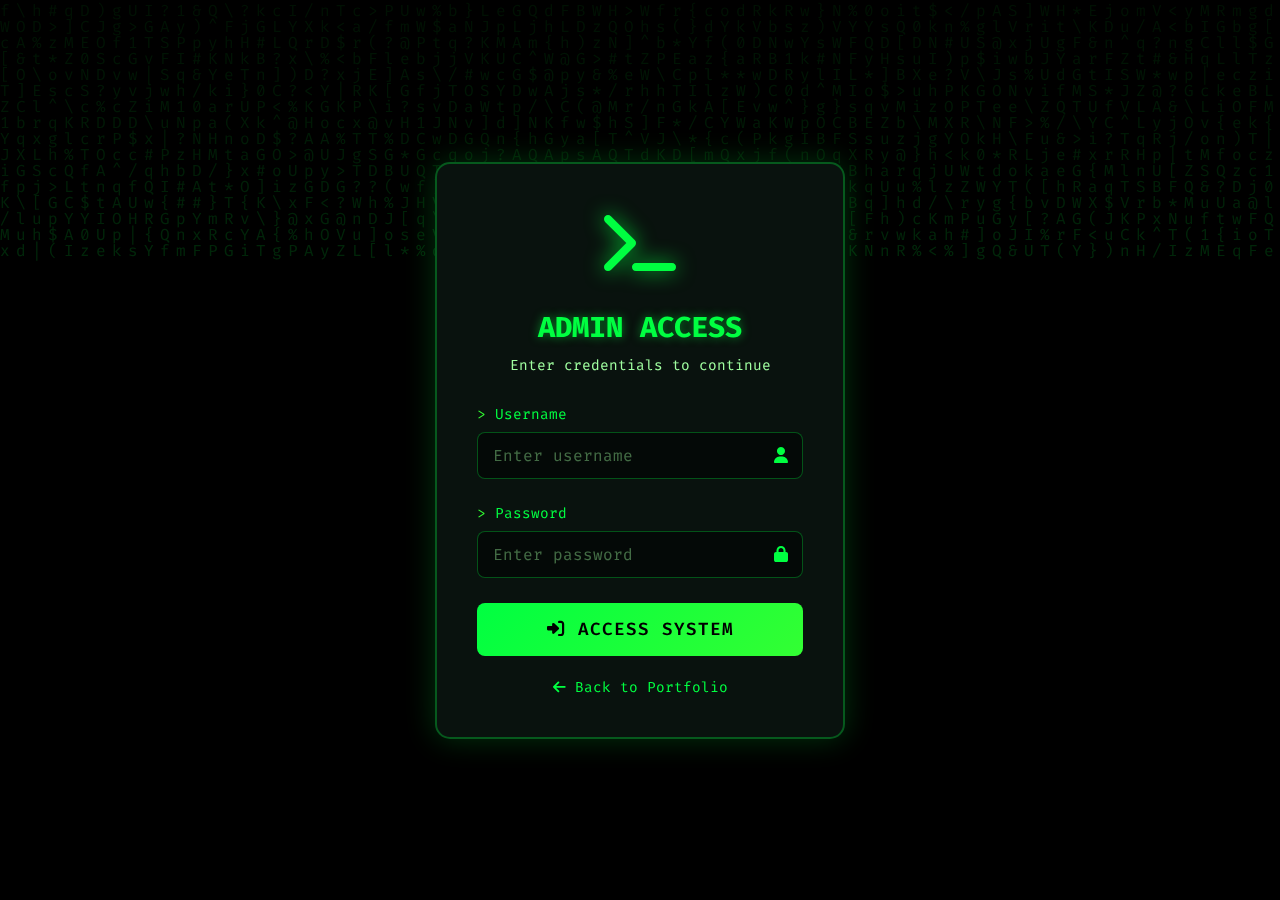
<file: admin-login.html>
<!DOCTYPE html>
<html lang="en">
<head>
    <meta charset="UTF-8">
    <meta name="viewport" content="width=device-width, initial-scale=1.0">
    <title>Admin Login - Akbar Portfolio</title>
    <link rel="stylesheet" href="https://cdnjs.cloudflare.com/ajax/libs/font-awesome/6.4.0/css/all.min.css">
    <link rel="preconnect" href="https://fonts.googleapis.com">
    <link rel="preconnect" href="https://fonts.gstatic.com" crossorigin>
    <link href="https://fonts.googleapis.com/css2?family=Fira+Code:wght@400;500;600&display=swap" rel="stylesheet">
    <style>
        * {
            margin: 0;
            padding: 0;
            box-sizing: border-box;
        }

        body {
            font-family: 'Fira Code', monospace;
            background: #000000;
            color: #00ff41;
            min-height: 100vh;
            display: flex;
            align-items: center;
            justify-content: center;
            position: relative;
            overflow: hidden;
        }

        /* Matrix Background Effect */
        #matrix-canvas {
            position: fixed;
            top: 0;
            left: 0;
            width: 100%;
            height: 100%;
            z-index: 0;
            opacity: 0.15;
        }

        .login-container {
            position: relative;
            z-index: 1;
            width: 100%;
            max-width: 450px;
            padding: 20px;
        }

        .login-box {
            background: rgba(10, 20, 15, 0.9);
            border: 2px solid rgba(0, 255, 65, 0.3);
            border-radius: 15px;
            padding: 40px;
            backdrop-filter: blur(10px);
            box-shadow: 0 0 30px rgba(0, 255, 65, 0.2);
        }

        .login-header {
            text-align: center;
            margin-bottom: 30px;
        }

        .login-icon {
            font-size: 4rem;
            color: #00ff41;
            margin-bottom: 20px;
            text-shadow: 0 0 20px rgba(0, 255, 65, 0.8);
        }

        .login-title {
            font-size: 1.8rem;
            margin-bottom: 10px;
            text-shadow: 0 0 10px rgba(0, 255, 65, 0.5);
        }

        .login-subtitle {
            color: #a0ffa0;
            font-size: 0.9rem;
        }

        .form-group {
            margin-bottom: 25px;
        }

        .form-label {
            display: block;
            margin-bottom: 8px;
            font-size: 0.9rem;
            color: #00ff41;
        }

        .form-label::before {
            content: '> ';
            color: #33ff33;
        }

        .form-input {
            width: 100%;
            padding: 12px 15px;
            background: rgba(0, 0, 0, 0.5);
            border: 1px solid rgba(0, 255, 65, 0.3);
            border-radius: 8px;
            color: #00ff41;
            font-family: 'Fira Code', monospace;
            font-size: 1rem;
            transition: all 0.3s ease;
        }

        .form-input:focus {
            outline: none;
            border-color: #00ff41;
            box-shadow: 0 0 15px rgba(0, 255, 65, 0.3);
        }

        .form-input::placeholder {
            color: rgba(160, 255, 160, 0.4);
        }

        .input-icon {
            position: relative;
        }

        .input-icon i {
            position: absolute;
            right: 15px;
            top: 50%;
            transform: translateY(-50%);
            color: #00ff41;
        }

        .btn-login {
            width: 100%;
            padding: 15px;
            background: linear-gradient(135deg, #00ff41, #33ff33);
            border: none;
            border-radius: 8px;
            color: #000000;
            font-family: 'Fira Code', monospace;
            font-size: 1.1rem;
            font-weight: 600;
            cursor: pointer;
            transition: all 0.3s ease;
            text-transform: uppercase;
            letter-spacing: 1px;
        }

        .btn-login:hover {
            box-shadow: 0 0 20px rgba(0, 255, 65, 0.6);
            transform: translateY(-2px);
        }

        .btn-login:active {
            transform: translateY(0);
        }

        .error-message {
            background: rgba(255, 0, 80, 0.1);
            border: 1px solid rgba(255, 0, 80, 0.5);
            color: #ff0050;
            padding: 12px;
            border-radius: 8px;
            margin-bottom: 20px;
            display: none;
            text-align: center;
            animation: shake 0.3s;
        }

        .error-message.show {
            display: block;
        }

        @keyframes shake {
            0%, 100% { transform: translateX(0); }
            25% { transform: translateX(-10px); }
            75% { transform: translateX(10px); }
        }

        .back-link {
            text-align: center;
            margin-top: 20px;
        }

        .back-link a {
            color: #00ff41;
            text-decoration: none;
            font-size: 0.9rem;
            transition: all 0.3s ease;
        }

        .back-link a:hover {
            text-shadow: 0 0 10px rgba(0, 255, 65, 0.8);
        }

        .loading {
            display: none;
            text-align: center;
            margin-top: 15px;
        }

        .loading.show {
            display: block;
        }

        .spinner {
            border: 3px solid rgba(0, 255, 65, 0.3);
            border-top: 3px solid #00ff41;
            border-radius: 50%;
            width: 40px;
            height: 40px;
            animation: spin 1s linear infinite;
            margin: 0 auto;
        }

        @keyframes spin {
            0% { transform: rotate(0deg); }
            100% { transform: rotate(360deg); }
        }
    </style>
</head>
<body>
    <canvas id="matrix-canvas"></canvas>

    <div class="login-container">
        <div class="login-box">
            <div class="login-header">
                <div class="login-icon">
                    <i class="fas fa-terminal"></i>
                </div>
                <h1 class="login-title">ADMIN ACCESS</h1>
                <p class="login-subtitle">Enter credentials to continue</p>
            </div>

            <div id="errorMessage" class="error-message">
                <i class="fas fa-exclamation-triangle"></i>
                <span id="errorText">Invalid credentials</span>
            </div>

            <form id="loginForm">
                <div class="form-group">
                    <label for="username" class="form-label">Username</label>
                    <div class="input-icon">
                        <input
                            type="text"
                            id="username"
                            class="form-input"
                            placeholder="Enter username"
                            autocomplete="off"
                            required
                        >
                        <i class="fas fa-user"></i>
                    </div>
                </div>

                <div class="form-group">
                    <label for="password" class="form-label">Password</label>
                    <div class="input-icon">
                        <input
                            type="password"
                            id="password"
                            class="form-input"
                            placeholder="Enter password"
                            required
                        >
                        <i class="fas fa-lock"></i>
                    </div>
                </div>

                <button type="submit" class="btn-login">
                    <i class="fas fa-sign-in-alt"></i> Access System
                </button>
            </form>

            <div class="loading" id="loading">
                <div class="spinner"></div>
            </div>

            <div class="back-link">
                <a href="index.html">
                    <i class="fas fa-arrow-left"></i> Back to Portfolio
                </a>
            </div>
        </div>
    </div>

    <script src="assets/js/matrix.js"></script>
    <script src="assets/js/auth.js"></script>
    <script>
        const loginForm = document.getElementById('loginForm');
        const errorMessage = document.getElementById('errorMessage');
        const loading = document.getElementById('loading');

        loginForm.addEventListener('submit', async function(e) {
            e.preventDefault();

            const username = document.getElementById('username').value;
            const password = document.getElementById('password').value;

            // Hide error
            errorMessage.classList.remove('show');

            // Show loading
            loading.classList.add('show');

            try {
                // Wait for auth system to initialize
                await new Promise(resolve => setTimeout(resolve, 100));

                // Verify credentials using secure auth system
                const isValid = await secureAuth.verifyCredentials(username, password);

                // Simulate authentication delay for better UX
                setTimeout(() => {
                    loading.classList.remove('show');

                    if (isValid) {
                        // Create secure session
                        secureAuth.createSession(username);

                        // Show success animation
                        document.querySelector('.login-box').style.animation = 'fadeOut 0.5s';

                        // Redirect to dashboard
                        setTimeout(() => {
                            window.location.href = 'admin-dashboard.html';
                        }, 500);
                    } else {
                        // Show error
                        errorMessage.classList.add('show');

                        // Clear password input only
                        document.getElementById('password').value = '';
                    }
                }, 800);
            } catch (error) {
                loading.classList.remove('show');
                console.error('Authentication error:', error);
                errorMessage.querySelector('#errorText').textContent = 'Authentication failed. Please try again.';
                errorMessage.classList.add('show');
            }
        });

        // Add fade out animation
        const style = document.createElement('style');
        style.textContent = `
            @keyframes fadeOut {
                to {
                    opacity: 0;
                    transform: scale(0.9);
                }
            }
        `;
        document.head.appendChild(style);
    </script>
</body>
</html>
</file>
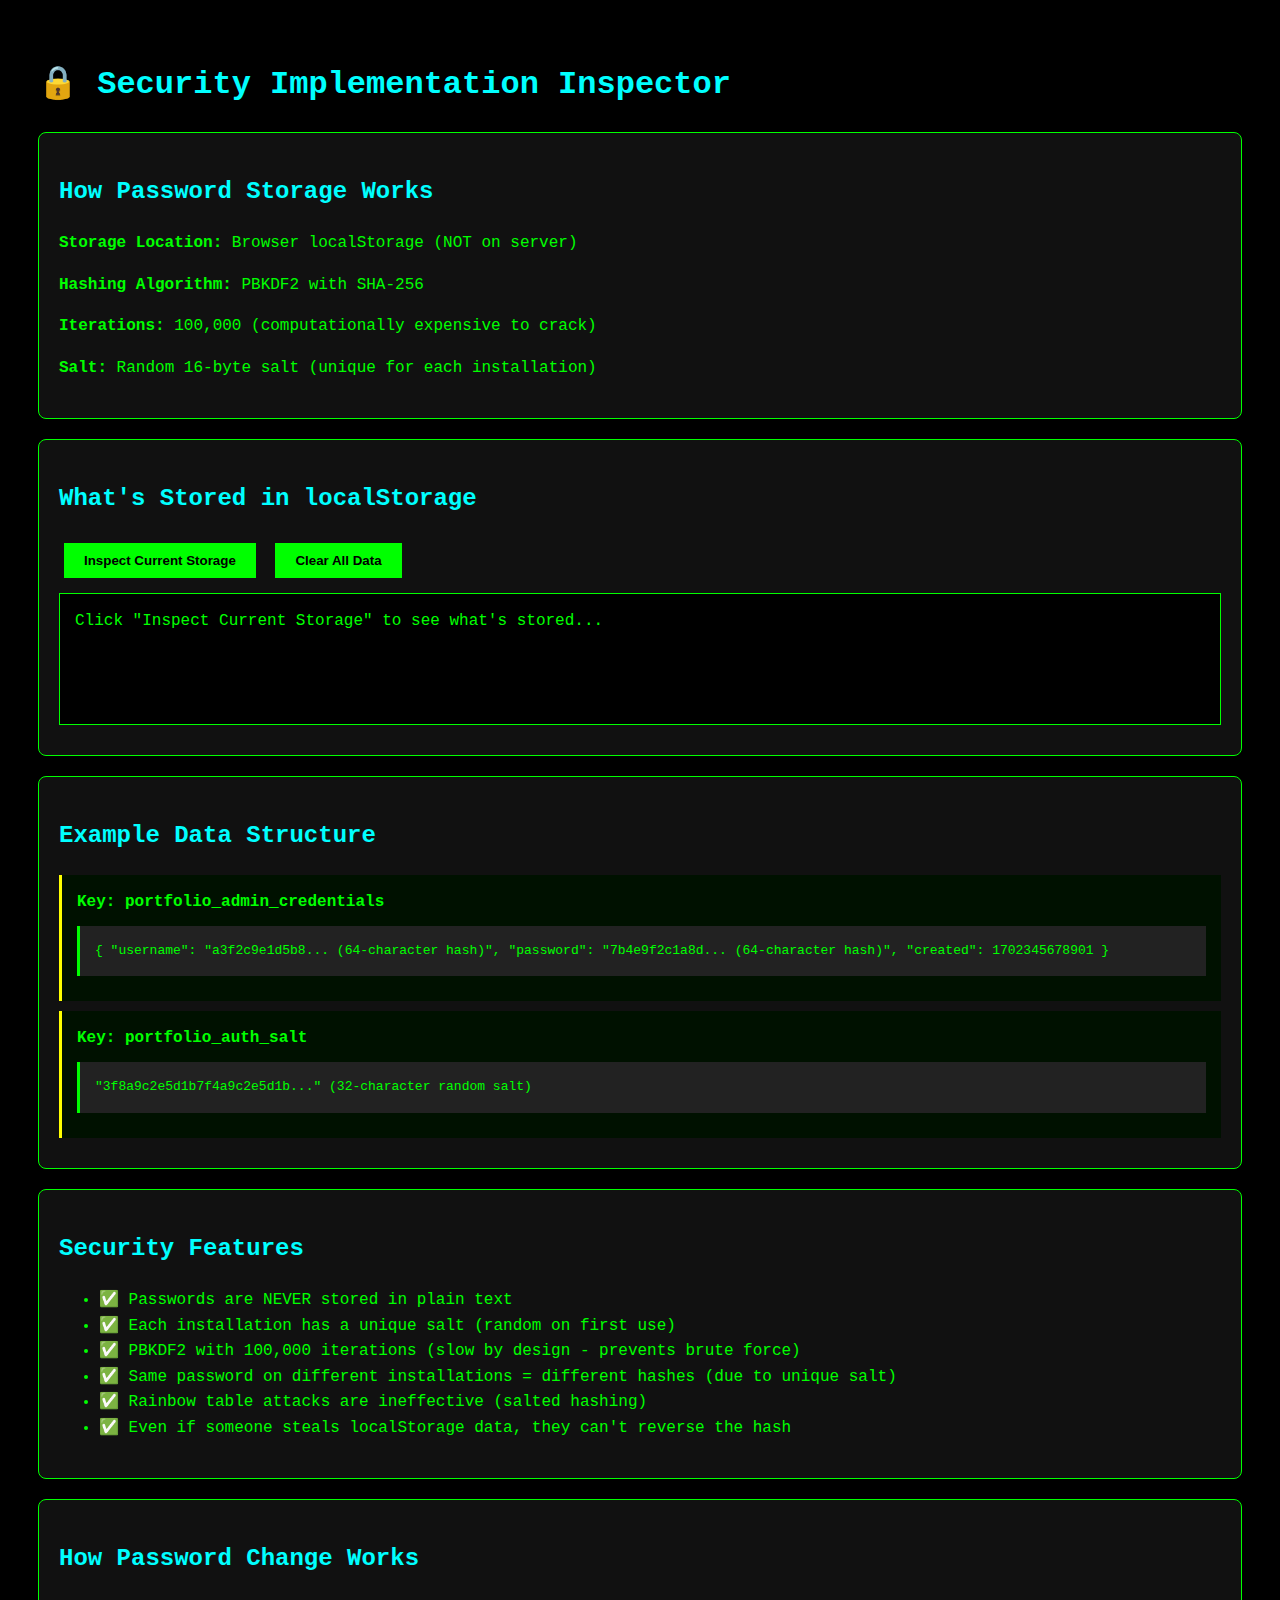
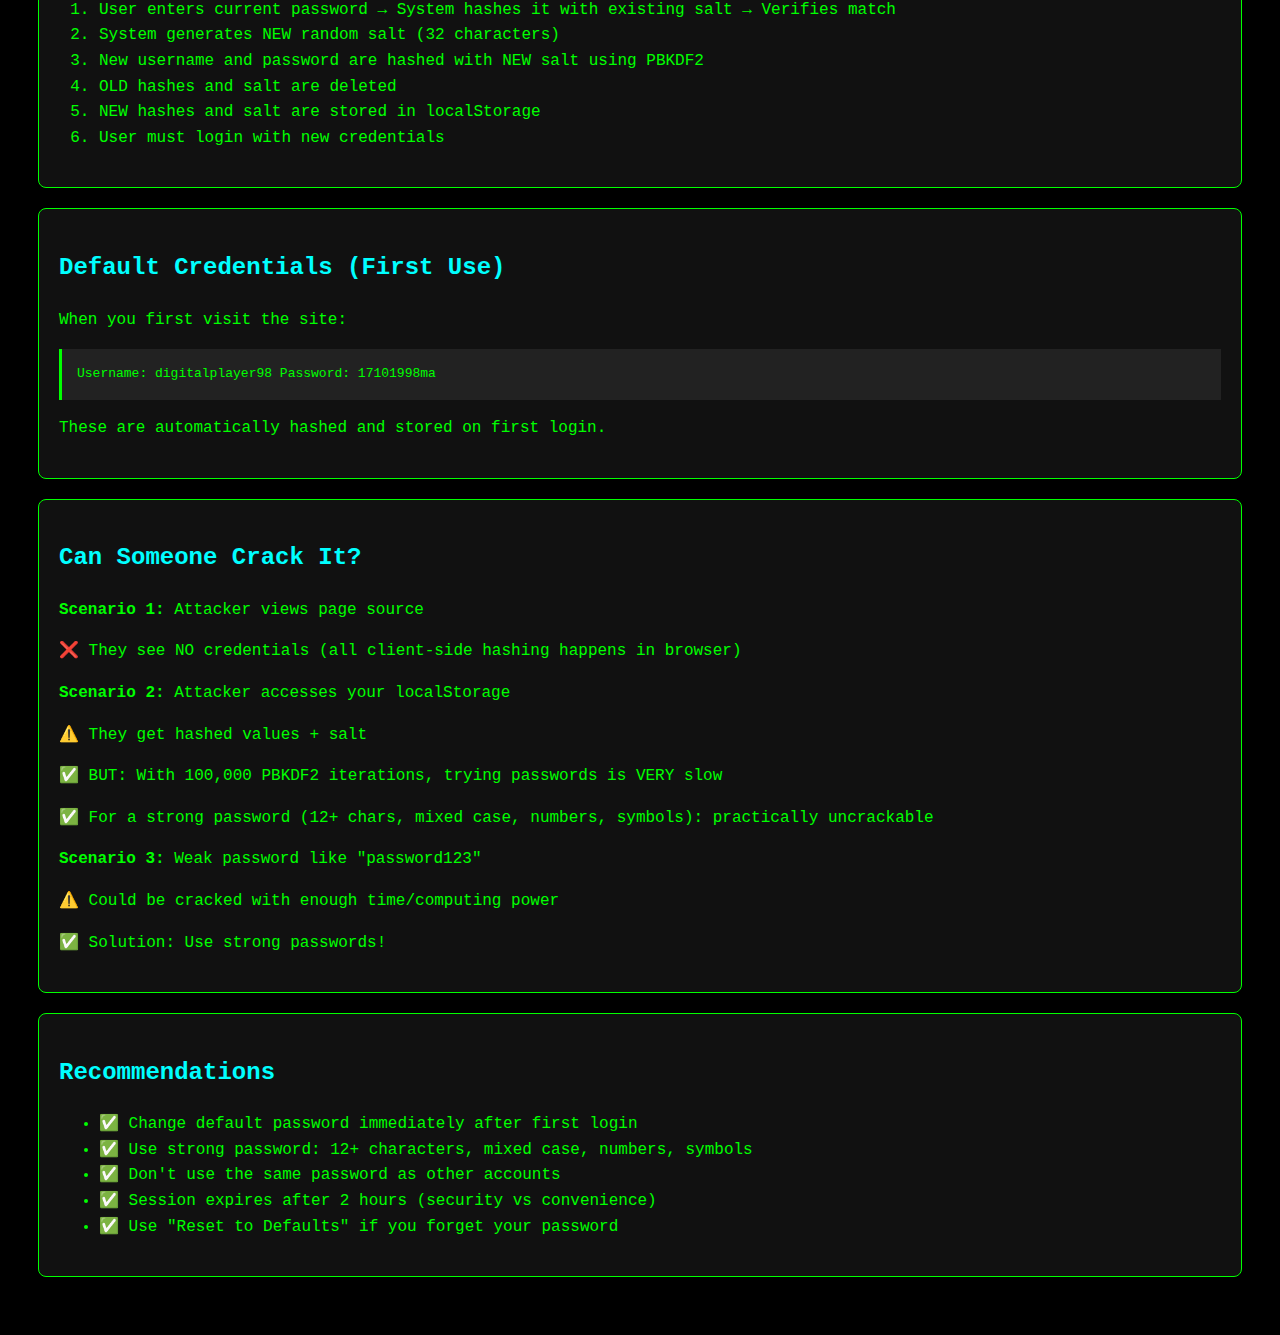
<file: inspect-security.html>
<!DOCTYPE html>
<html lang="en">
<head>
    <meta charset="UTF-8">
    <meta name="viewport" content="width=device-width, initial-scale=1.0">
    <title>Security Inspector</title>
    <style>
        body {
            font-family: 'Courier New', monospace;
            background: #000;
            color: #0f0;
            padding: 30px;
            line-height: 1.6;
        }
        .section {
            background: #111;
            border: 1px solid #0f0;
            padding: 20px;
            margin: 20px 0;
            border-radius: 8px;
        }
        h1, h2 {
            color: #0ff;
        }
        code {
            background: #222;
            padding: 15px;
            display: block;
            overflow-x: auto;
            margin: 10px 0;
            border-left: 3px solid #0f0;
        }
        .example {
            background: #001100;
            padding: 15px;
            margin: 10px 0;
            border-left: 3px solid #ff0;
        }
        button {
            background: #0f0;
            color: #000;
            border: none;
            padding: 10px 20px;
            cursor: pointer;
            margin: 5px;
            font-weight: bold;
        }
        button:hover {
            background: #0ff;
        }
        .output {
            background: #000;
            border: 1px solid #0f0;
            padding: 15px;
            margin: 10px 0;
            min-height: 100px;
            white-space: pre-wrap;
            word-break: break-all;
        }
    </style>
</head>
<body>
    <h1>🔒 Security Implementation Inspector</h1>

    <div class="section">
        <h2>How Password Storage Works</h2>
        <p><strong>Storage Location:</strong> Browser localStorage (NOT on server)</p>
        <p><strong>Hashing Algorithm:</strong> PBKDF2 with SHA-256</p>
        <p><strong>Iterations:</strong> 100,000 (computationally expensive to crack)</p>
        <p><strong>Salt:</strong> Random 16-byte salt (unique for each installation)</p>
    </div>

    <div class="section">
        <h2>What's Stored in localStorage</h2>
        <button onclick="inspectStorage()">Inspect Current Storage</button>
        <button onclick="clearStorage()">Clear All Data</button>
        <div id="storageOutput" class="output">Click "Inspect Current Storage" to see what's stored...</div>
    </div>

    <div class="section">
        <h2>Example Data Structure</h2>
        <div class="example">
            <strong>Key: portfolio_admin_credentials</strong>
            <code>{
  "username": "a3f2c9e1d5b8... (64-character hash)",
  "password": "7b4e9f2c1a8d... (64-character hash)",
  "created": 1702345678901
}</code>
        </div>

        <div class="example">
            <strong>Key: portfolio_auth_salt</strong>
            <code>"3f8a9c2e5d1b7f4a9c2e5d1b..." (32-character random salt)</code>
        </div>
    </div>

    <div class="section">
        <h2>Security Features</h2>
        <ul>
            <li>✅ Passwords are NEVER stored in plain text</li>
            <li>✅ Each installation has a unique salt (random on first use)</li>
            <li>✅ PBKDF2 with 100,000 iterations (slow by design - prevents brute force)</li>
            <li>✅ Same password on different installations = different hashes (due to unique salt)</li>
            <li>✅ Rainbow table attacks are ineffective (salted hashing)</li>
            <li>✅ Even if someone steals localStorage data, they can't reverse the hash</li>
        </ul>
    </div>

    <div class="section">
        <h2>How Password Change Works</h2>
        <ol>
            <li>User enters current password → System hashes it with existing salt → Verifies match</li>
            <li>System generates NEW random salt (32 characters)</li>
            <li>New username and password are hashed with NEW salt using PBKDF2</li>
            <li>OLD hashes and salt are deleted</li>
            <li>NEW hashes and salt are stored in localStorage</li>
            <li>User must login with new credentials</li>
        </ol>
    </div>

    <div class="section">
        <h2>Default Credentials (First Use)</h2>
        <p>When you first visit the site:</p>
        <code>Username: digitalplayer98
Password: 17101998ma</code>
        <p>These are automatically hashed and stored on first login.</p>
    </div>

    <div class="section">
        <h2>Can Someone Crack It?</h2>
        <p><strong>Scenario 1:</strong> Attacker views page source</p>
        <p>❌ They see NO credentials (all client-side hashing happens in browser)</p>

        <p><strong>Scenario 2:</strong> Attacker accesses your localStorage</p>
        <p>⚠️  They get hashed values + salt</p>
        <p>✅ BUT: With 100,000 PBKDF2 iterations, trying passwords is VERY slow</p>
        <p>✅ For a strong password (12+ chars, mixed case, numbers, symbols): practically uncrackable</p>

        <p><strong>Scenario 3:</strong> Weak password like "password123"</p>
        <p>⚠️  Could be cracked with enough time/computing power</p>
        <p>✅ Solution: Use strong passwords!</p>
    </div>

    <div class="section">
        <h2>Recommendations</h2>
        <ul>
            <li>✅ Change default password immediately after first login</li>
            <li>✅ Use strong password: 12+ characters, mixed case, numbers, symbols</li>
            <li>✅ Don't use the same password as other accounts</li>
            <li>✅ Session expires after 2 hours (security vs convenience)</li>
            <li>✅ Use "Reset to Defaults" if you forget your password</li>
        </ul>
    </div>

    <script src="assets/js/auth.js"></script>
    <script>
        function inspectStorage() {
            const output = document.getElementById('storageOutput');
            const creds = localStorage.getItem('portfolio_admin_credentials');
            const salt = localStorage.getItem('portfolio_auth_salt');

            let result = '=== CURRENT STORAGE ===\n\n';

            if (creds && salt) {
                const credsObj = JSON.parse(creds);
                result += 'Key: portfolio_admin_credentials\n';
                result += JSON.stringify(credsObj, null, 2) + '\n\n';
                result += 'Username Hash: ' + credsObj.username + '\n';
                result += 'Password Hash: ' + credsObj.password + '\n\n';
                result += 'Key: portfolio_auth_salt\n';
                result += 'Salt: ' + salt + '\n\n';
                result += '⚠️  These are HASHED values, NOT plain text!\n';
                result += '✅ Even with these values, the original password cannot be recovered.\n';
            } else {
                result += '❌ No credentials found in storage.\n';
                result += 'Visit admin-login.html to initialize.\n';
            }

            output.textContent = result;
        }

        function clearStorage() {
            if (confirm('This will delete all stored credentials. You will need to use default credentials (digitalplayer98 / 17101998ma) to login. Continue?')) {
                localStorage.removeItem('portfolio_admin_credentials');
                localStorage.removeItem('portfolio_auth_salt');
                alert('Storage cleared! Default credentials will be restored on next login.');
                inspectStorage();
            }
        }
    </script>
</body>
</html>
</file>
<file: assets/css/variables.css>
/**
 * CSS Variables - Design System
 * Cybersecurity themed color palette and design tokens
 */

:root {
    /* Color Palette - Hacker/Terminal Theme */
    --primary-color: #00ff41;
    --secondary-color: #00ffff;
    --accent-color: #ff0080;
    --hacker-green: #00ff41;
    --terminal-green: #33ff33;

    /* Background Colors */
    --bg-dark: #000000;
    --bg-darker: #0a0a0a;
    --bg-card: rgba(10, 20, 15, 0.85);

    /* Text Colors */
    --text-primary: #00ff41;
    --text-secondary: #a0ffa0;
    --text-muted: #607060;
    --text-white: #ffffff;

    /* Border & Effects */
    --border-color: rgba(0, 255, 65, 0.3);
    --shadow-glow: 0 0 20px rgba(0, 255, 65, 0.4);
    --shadow-glow-strong: 0 0 30px rgba(0, 255, 65, 0.6);

    /* Transitions */
    --transition: all 0.3s cubic-bezier(0.4, 0, 0.2, 1);
    --transition-fast: all 0.15s ease;
    --transition-slow: all 0.5s ease;

    /* Spacing */
    --spacing-xs: 0.5rem;
    --spacing-sm: 1rem;
    --spacing-md: 2rem;
    --spacing-lg: 4rem;
    --spacing-xl: 6rem;

    /* Typography */
    --font-primary: 'Poppins', sans-serif;
    --font-code: 'Fira Code', monospace;

    --font-size-xs: 0.75rem;
    --font-size-sm: 0.875rem;
    --font-size-base: 1rem;
    --font-size-lg: 1.125rem;
    --font-size-xl: 1.25rem;
    --font-size-2xl: 1.5rem;
    --font-size-3xl: 2rem;
    --font-size-4xl: 3rem;

    /* Border Radius */
    --radius-sm: 8px;
    --radius-md: 12px;
    --radius-lg: 15px;
    --radius-xl: 20px;
    --radius-full: 50%;

    /* Z-Index Scale */
    --z-dropdown: 1000;
    --z-sticky: 1020;
    --z-fixed: 1030;
    --z-modal: 1040;
    --z-popover: 1050;
    --z-tooltip: 1060;

    /* Container */
    --container-max-width: 1200px;

    /* Navigation */
    --navbar-height: 70px;
}

/* Dark mode support (default is dark) */
@media (prefers-color-scheme: light) {
    :root {
        /* Keep dark theme even in light mode preference */
    }
}
</file>
<file: assets/css/components.css>
/**
 * Components
 * Reusable UI components (buttons, cards, icons, etc.)
 */

/* Buttons */
.btn {
    display: inline-flex;
    align-items: center;
    gap: 10px;
    padding: var(--spacing-sm) var(--spacing-md);
    border-radius: var(--radius-full);
    text-decoration: none;
    font-weight: 600;
    font-size: var(--font-size-base);
    transition: var(--transition);
    position: relative;
    overflow: hidden;
    border: 2px solid var(--primary-color);
    cursor: pointer;
}

.btn::before {
    content: '';
    position: absolute;
    top: 0;
    left: -100%;
    width: 100%;
    height: 100%;
    background: linear-gradient(90deg, transparent, rgba(0, 255, 65, 0.3), transparent);
    transition: left 0.5s;
}

.btn:hover::before {
    left: 100%;
}

.btn-primary {
    background: linear-gradient(135deg, var(--primary-color), var(--secondary-color));
    color: var(--bg-dark);
    border-color: transparent;
}

.btn-primary:hover {
    box-shadow: var(--shadow-glow-strong);
    transform: translateY(-3px);
}

.btn-secondary {
    background: transparent;
    color: var(--primary-color);
}

.btn-secondary:hover {
    background: var(--primary-color);
    color: var(--bg-dark);
    box-shadow: var(--shadow-glow);
    transform: translateY(-3px);
}

/* Cards */
.card {
    background: var(--bg-card);
    border: 1px solid var(--border-color);
    border-radius: var(--radius-lg);
    padding: var(--spacing-md);
    backdrop-filter: blur(10px);
    transition: var(--transition);
}

.card:hover {
    border-color: var(--primary-color);
    box-shadow: var(--shadow-glow);
    transform: translateY(-5px);
}

/* Social Icons */
.social-icon {
    width: 50px;
    height: 50px;
    display: flex;
    align-items: center;
    justify-content: center;
    border: 2px solid var(--border-color);
    border-radius: var(--radius-full);
    color: var(--primary-color);
    font-size: var(--font-size-xl);
    transition: var(--transition);
    background: var(--bg-card);
    backdrop-filter: blur(10px);
}

.social-icon:hover {
    border-color: var(--primary-color);
    box-shadow: var(--shadow-glow);
    transform: translateY(-5px) rotate(360deg);
}

/* Tags */
.tag {
    padding: 0.4rem var(--spacing-sm);
    background: rgba(0, 255, 65, 0.1);
    border: 1px solid var(--primary-color);
    border-radius: var(--radius-xl);
    color: var(--primary-color);
    font-size: var(--font-size-sm);
    font-family: var(--font-code);
    transition: var(--transition);
    display: inline-block;
}

.tag:hover {
    background: var(--primary-color);
    color: var(--bg-dark);
}

/* Stats Item */
.stat-item {
    text-align: center;
    padding: var(--spacing-md);
    background: var(--bg-card);
    border: 1px solid var(--border-color);
    border-radius: var(--radius-lg);
    backdrop-filter: blur(10px);
    transition: var(--transition);
}

.stat-item:hover {
    border-color: var(--primary-color);
    box-shadow: var(--shadow-glow);
    transform: translateY(-5px);
}

.stat-number {
    display: block;
    font-size: 2.5rem;
    font-weight: 700;
    color: var(--primary-color);
    font-family: var(--font-code);
    text-shadow:
        0 0 10px var(--primary-color),
        0 0 20px var(--primary-color);
    line-height: 1.2;
    min-height: 3rem;
    position: relative;
}

.stat-label {
    display: block;
    color: var(--text-secondary);
    font-size: var(--font-size-sm);
    margin-top: var(--spacing-xs);
}

/* Icon Containers */
.category-icon,
.achievement-icon {
    width: 60px;
    height: 60px;
    background: linear-gradient(135deg, var(--primary-color), var(--secondary-color));
    border-radius: var(--radius-md);
    display: flex;
    align-items: center;
    justify-content: center;
    font-size: 1.8rem;
    color: var(--bg-dark);
    margin-bottom: var(--spacing-md);
}

.achievement-icon {
    width: 80px;
    height: 80px;
    border-radius: var(--radius-full);
    font-size: 2rem;
    margin: 0 auto var(--spacing-md);
}

/* Tech Icons */
.tech-icon {
    width: 80px;
    height: 80px;
    background: var(--bg-card);
    border: 2px solid var(--border-color);
    border-radius: var(--radius-lg);
    display: flex;
    align-items: center;
    justify-content: center;
    font-size: 2.5rem;
    color: var(--primary-color);
    transition: var(--transition);
    backdrop-filter: blur(10px);
}

.tech-icon:hover {
    border-color: var(--primary-color);
    box-shadow: var(--shadow-glow);
    transform: translateY(-10px) rotate(10deg);
}

/* Skill Progress Bar */
.skill-bar {
    height: 8px;
    background: rgba(0, 255, 65, 0.1);
    border-radius: 10px;
    overflow: hidden;
}

.skill-progress {
    height: 100%;
    background: linear-gradient(90deg, var(--primary-color), var(--secondary-color));
    border-radius: 10px;
    width: 0;
    transition: width 1.5s ease;
    box-shadow: 0 0 10px rgba(0, 255, 65, 0.5);
}

/* Mouse Scroll Indicator */
.mouse {
    width: 30px;
    height: 50px;
    border: 2px solid var(--primary-color);
    border-radius: var(--radius-xl);
    position: relative;
    margin: 0 auto 10px;
}

.wheel {
    width: 4px;
    height: 10px;
    background: var(--primary-color);
    border-radius: 2px;
    position: absolute;
    top: 8px;
    left: 50%;
    transform: translateX(-50%);
    animation: scroll 2s ease-in-out infinite;
}

/* Loading States */
.loading {
    opacity: 0.5;
    pointer-events: none;
}

/* Badges */
.badge {
    display: inline-block;
    padding: 0.25rem 0.75rem;
    font-size: var(--font-size-xs);
    font-weight: 600;
    background: var(--primary-color);
    color: var(--bg-dark);
    border-radius: var(--radius-full);
}

/* Divider */
.divider {
    height: 1px;
    background: linear-gradient(90deg, transparent, var(--border-color), transparent);
    margin: var(--spacing-md) 0;
}

/* ===========================
   THEME SWITCHER
   =========================== */

.theme-switcher {
    position: fixed;
    top: 100px;
    right: 30px;
    z-index: var(--z-fixed);
    display: flex;
    flex-direction: column;
    gap: 12px;
}

.theme-toggle-btn {
    width: 50px;
    height: 50px;
    background: var(--bg-card);
    border: 2px solid var(--border-color);
    border-radius: var(--radius-full);
    display: flex;
    align-items: center;
    justify-content: center;
    cursor: pointer;
    transition: var(--transition);
    backdrop-filter: blur(10px);
    position: relative;
    overflow: hidden;
}

.theme-toggle-btn::before {
    content: '';
    position: absolute;
    width: 100%;
    height: 100%;
    background: radial-gradient(circle, var(--primary-color), transparent);
    opacity: 0;
    transition: opacity 0.3s ease;
}

.theme-toggle-btn:hover::before {
    opacity: 0.2;
}

.theme-toggle-btn i {
    color: var(--primary-color);
    font-size: 1.2rem;
    z-index: 1;
}

.theme-toggle-btn:hover {
    border-color: var(--primary-color);
    box-shadow: var(--shadow-glow);
    transform: scale(1.1) rotate(180deg);
}

.theme-options {
    display: flex;
    flex-direction: column;
    gap: 10px;
    max-height: 0;
    overflow: hidden;
    transition: max-height 0.4s cubic-bezier(0.4, 0, 0.2, 1);
}

.theme-options.active {
    max-height: 400px;
}

.theme-option {
    width: 45px;
    height: 45px;
    border-radius: var(--radius-full);
    cursor: pointer;
    border: 3px solid var(--bg-dark);
    transition: var(--transition);
    position: relative;
    box-shadow: 0 2px 10px rgba(0, 0, 0, 0.5);
}

.theme-option::after {
    content: '';
    position: absolute;
    top: 50%;
    left: 50%;
    transform: translate(-50%, -50%);
    width: 0;
    height: 0;
    background: rgba(255, 255, 255, 0.3);
    border-radius: 50%;
    transition: width 0.3s ease, height 0.3s ease;
}

.theme-option:hover::after {
    width: 100%;
    height: 100%;
}

.theme-option.active {
    border-color: white;
    box-shadow: 0 0 20px currentColor;
    transform: scale(1.15);
}

.theme-option:hover {
    transform: scale(1.2);
}

/* Individual Theme Colors */
.theme-option[data-theme="cyber-green"] {
    background: linear-gradient(135deg, #00ff41, #33ff33);
}

.theme-option[data-theme="neon-purple"] {
    background: linear-gradient(135deg, #b968ff, #ff6ec7);
}

.theme-option[data-theme="ocean-blue"] {
    background: linear-gradient(135deg, #00d4ff, #0088ff);
}

.theme-option[data-theme="sunset-orange"] {
    background: linear-gradient(135deg, #ff6b35, #ffaa00);
}

.theme-option[data-theme="electric-red"] {
    background: linear-gradient(135deg, #ff0055, #ff3366);
}

.theme-option[data-theme="cyber-yellow"] {
    background: linear-gradient(135deg, #ffd700, #ffed4e);
}

/* Mobile Responsive */
@media (max-width: 768px) {
    .theme-switcher {
        right: 15px;
        top: 80px;
    }

    .theme-toggle-btn {
        width: 45px;
        height: 45px;
    }

    .theme-option {
        width: 40px;
        height: 40px;
    }
}
</file>
<file: assets/css/layout.css>
/**
 * Layout
 * Navigation, hero, sections, and page structure
 */

/* Navigation */
.navbar {
    position: fixed;
    top: 0;
    width: 100%;
    background: rgba(10, 10, 15, 0.95);
    backdrop-filter: blur(10px);
    z-index: var(--z-fixed);
    padding: var(--spacing-sm) 0;
    border-bottom: 1px solid var(--border-color);
    transition: var(--transition);
}

.navbar.scrolled {
    box-shadow: var(--shadow-glow);
}

.nav-container {
    max-width: var(--container-max-width);
    margin: 0 auto;
    padding: 0 var(--spacing-md);
    display: flex;
    justify-content: space-between;
    align-items: center;
}

.nav-logo {
    font-family: var(--font-code);
    font-size: var(--font-size-2xl);
    font-weight: 700;
    text-decoration: none;
    color: var(--text-white);
    transition: var(--transition);
}

.nav-logo:hover {
    transform: scale(1.05);
}

.logo-bracket {
    color: var(--primary-color);
}

.logo-text {
    color: var(--text-white);
}

.nav-menu {
    display: flex;
    gap: var(--spacing-md);
    align-items: center;
}

.nav-link {
    color: var(--text-secondary);
    text-decoration: none;
    font-size: var(--font-size-sm);
    font-weight: 500;
    position: relative;
    transition: var(--transition);
    font-family: var(--font-code);
}

.nav-link::before {
    content: '';
    position: absolute;
    bottom: -5px;
    left: 0;
    width: 0;
    height: 2px;
    background: linear-gradient(90deg, var(--primary-color), var(--secondary-color));
    transition: width 0.3s ease;
}

.nav-link:hover,
.nav-link.active {
    color: var(--primary-color);
}

.nav-link:hover::before,
.nav-link.active::before {
    width: 100%;
}

.hamburger {
    display: none;
    flex-direction: column;
    cursor: pointer;
    gap: 5px;
}

.hamburger span {
    width: 25px;
    height: 3px;
    background: var(--primary-color);
    border-radius: 3px;
    transition: var(--transition);
}

/* Hero Section */
.hero {
    position: relative;
    min-height: 100vh;
    display: flex;
    align-items: center;
    justify-content: center;
    overflow: hidden;
    padding: 80px var(--spacing-md) 60px;
}

#matrix-canvas {
    position: absolute;
    top: 0;
    left: 0;
    width: 100%;
    height: 100%;
    z-index: 1;
}

.hero-content {
    position: relative;
    z-index: 2;
    text-align: center;
    max-width: 900px;
}

.glitch-wrapper {
    margin-bottom: var(--spacing-sm);
}

.hero-title {
    font-size: clamp(2.5rem, 8vw, 5rem);
    font-weight: 700;
    background: linear-gradient(135deg, var(--hacker-green), var(--secondary-color), var(--terminal-green));
    -webkit-background-clip: text;
    -webkit-text-fill-color: transparent;
    background-clip: text;
    -moz-background-clip: text;
    -moz-text-fill-color: transparent;
    margin-bottom: var(--spacing-xs);
    position: relative;
    animation: glow 3s ease-in-out infinite alternate;
    text-shadow: 0 0 20px rgba(0, 255, 65, 0.5);
}

.typing-container {
    font-size: clamp(1.2rem, 3vw, 1.8rem);
    font-family: var(--font-code);
    color: var(--hacker-green);
    margin-bottom: var(--spacing-sm);
    text-shadow: 0 0 10px rgba(0, 255, 65, 0.5);
}

.typing-container::before {
    content: '> ';
    color: var(--terminal-green);
}

.typing-text {
    display: inline-block;
    border-right: 2px solid var(--hacker-green);
    padding-right: 5px;
    animation: blink 0.75s step-end infinite;
}

.cursor {
    color: var(--terminal-green);
    animation: blink 1s infinite;
}

.hero-subtitle {
    font-size: clamp(1rem, 2vw, 1.2rem);
    color: var(--text-secondary);
    margin-bottom: 2.5rem;
    max-width: 600px;
    margin-left: auto;
    margin-right: auto;
}

.hero-buttons {
    display: flex;
    gap: var(--spacing-md);
    justify-content: center;
    flex-wrap: wrap;
    margin-bottom: var(--spacing-lg);
}

.social-links {
    display: flex;
    gap: var(--spacing-md);
    justify-content: center;
    margin-top: var(--spacing-md);
}

.scroll-indicator {
    position: absolute;
    bottom: 30px;
    left: 50%;
    transform: translateX(-50%);
    text-align: center;
    animation: float 3s ease-in-out infinite;
    z-index: 2;
}

.scroll-indicator p {
    color: var(--text-secondary);
    font-size: var(--font-size-xs);
    font-family: var(--font-code);
}

/* About Section */
.about {
    background: linear-gradient(180deg, var(--bg-dark) 0%, var(--bg-darker) 100%);
}

.about-content {
    display: grid;
    grid-template-columns: 2fr 1fr;
    gap: var(--spacing-lg);
    align-items: center;
}

.about-text p {
    color: var(--text-secondary);
    margin-bottom: var(--spacing-md);
    font-size: var(--font-size-lg);
    line-height: 1.8;
}

.about-intro {
    font-size: 1.2rem !important;
    color: var(--text-white) !important;
}

.about-stats {
    display: grid;
    grid-template-columns: repeat(3, 1fr);
    gap: var(--spacing-md);
    margin-top: var(--spacing-lg);
}

.about-image {
    position: relative;
}

.image-wrapper {
    position: relative;
    width: 100%;
    aspect-ratio: 1;
}

.image-border {
    position: absolute;
    top: 20px;
    left: 20px;
    width: 100%;
    height: 100%;
    border: 3px solid var(--primary-color);
    border-radius: var(--radius-lg);
    z-index: 1;
    transition: var(--transition);
}

.image-wrapper:hover .image-border {
    top: 10px;
    left: 10px;
}

.profile-photo {
    position: relative;
    width: 100%;
    height: 100%;
    object-fit: cover;
    border-radius: var(--radius-lg);
    z-index: 2;
    filter: grayscale(30%) contrast(1.1);
    transition: var(--transition);
}

.profile-photo:hover {
    filter: grayscale(0%) contrast(1.2);
    transform: scale(1.05);
}

/* Experience Section */
.experience {
    background: var(--bg-darker);
}

.timeline {
    position: relative;
    padding: var(--spacing-md) 0;
}

.timeline::before {
    content: '';
    position: absolute;
    left: 0;
    top: 0;
    height: 100%;
    width: 2px;
    background: linear-gradient(180deg, var(--primary-color), var(--secondary-color), var(--accent-color));
}

.timeline-item {
    position: relative;
    padding-left: var(--spacing-lg);
    margin-bottom: var(--spacing-lg);
}

.timeline-dot {
    position: absolute;
    left: -8px;
    top: 0;
    width: 18px;
    height: 18px;
    background: var(--primary-color);
    border-radius: var(--radius-full);
    box-shadow: var(--shadow-glow);
    animation: pulse 2s ease-in-out infinite;
}

.timeline-date {
    font-family: var(--font-code);
    color: var(--primary-color);
    font-size: var(--font-size-sm);
    margin-bottom: var(--spacing-xs);
}

.timeline-content {
    background: var(--bg-card);
    border: 1px solid var(--border-color);
    border-radius: var(--radius-lg);
    padding: var(--spacing-md);
    backdrop-filter: blur(10px);
    transition: var(--transition);
}

.timeline-content:hover {
    border-color: var(--primary-color);
    box-shadow: var(--shadow-glow);
    transform: translateX(10px);
}

.timeline-content h3 {
    font-size: var(--font-size-2xl);
    color: var(--text-white);
    margin-bottom: var(--spacing-xs);
}

.timeline-content h4 {
    font-size: var(--font-size-lg);
    color: var(--text-secondary);
    margin-bottom: var(--spacing-sm);
}

.location {
    color: var(--primary-color);
    font-weight: 400;
}

.timeline-content ul {
    list-style: none;
    margin-bottom: var(--spacing-sm);
}

.timeline-content li {
    color: var(--text-secondary);
    padding-left: var(--spacing-md);
    position: relative;
    margin-bottom: var(--spacing-xs);
}

.timeline-content li::before {
    content: '▹';
    position: absolute;
    left: 0;
    color: var(--primary-color);
}

.tech-tags {
    display: flex;
    flex-wrap: wrap;
    gap: var(--spacing-xs);
    margin-top: var(--spacing-sm);
}

/* Skills Section */
.skills {
    background: linear-gradient(180deg, var(--bg-darker) 0%, var(--bg-dark) 100%);
}

.skills-grid {
    display: grid;
    grid-template-columns: repeat(auto-fit, minmax(300px, 1fr));
    gap: var(--spacing-md);
    margin-bottom: var(--spacing-lg);
}

.skill-category {
    background: var(--bg-card);
    border: 1px solid var(--border-color);
    border-radius: var(--radius-lg);
    padding: var(--spacing-md);
    backdrop-filter: blur(10px);
    transition: var(--transition);
}

.skill-category:hover {
    border-color: var(--primary-color);
    box-shadow: var(--shadow-glow);
    transform: translateY(-5px);
}

.skill-category h3 {
    font-size: var(--font-size-xl);
    margin-bottom: var(--spacing-md);
    color: var(--text-white);
}

.skills-list {
    display: flex;
    flex-direction: column;
    gap: var(--spacing-sm);
}

.skill-item {
    display: flex;
    flex-direction: column;
    gap: var(--spacing-xs);
}

.skill-name {
    color: var(--text-secondary);
    font-size: var(--font-size-sm);
    font-weight: 500;
}

.tech-stack {
    text-align: center;
    padding: var(--spacing-lg) 0;
}

.tech-stack h3 {
    font-size: var(--font-size-3xl);
    margin-bottom: var(--spacing-md);
    color: var(--text-white);
}

.tech-icons {
    display: flex;
    flex-wrap: wrap;
    gap: var(--spacing-md);
    justify-content: center;
}

/* Achievements Section */
.achievements {
    background: var(--bg-dark);
}

.achievements-grid {
    display: grid;
    grid-template-columns: repeat(auto-fit, minmax(320px, 1fr));
    gap: var(--spacing-md);
}

.achievement-card {
    background: var(--bg-card);
    border: 1px solid var(--border-color);
    border-radius: var(--radius-lg);
    padding: var(--spacing-md);
    backdrop-filter: blur(10px);
    transition: var(--transition);
    text-align: center;
}

.achievement-card:hover {
    border-color: var(--primary-color);
    box-shadow: var(--shadow-glow);
    transform: translateY(-10px);
}

.achievement-card h3 {
    font-size: var(--font-size-xl);
    margin-bottom: var(--spacing-xs);
    color: var(--text-white);
}

.achievement-date {
    font-family: var(--font-code);
    color: var(--primary-color);
    font-size: var(--font-size-xs);
    margin-bottom: var(--spacing-sm);
}

.achievement-card p {
    color: var(--text-secondary);
    line-height: 1.6;
}

/* Contact Section */
.contact {
    background: linear-gradient(180deg, var(--bg-dark) 0%, var(--bg-darker) 100%);
}

.contact-content {
    text-align: center;
    max-width: 800px;
    margin: 0 auto;
}

.contact-text {
    font-size: var(--font-size-lg);
    color: var(--text-secondary);
    margin-bottom: var(--spacing-lg);
    line-height: 1.8;
}

.contact-info {
    display: grid;
    grid-template-columns: repeat(auto-fit, minmax(250px, 1fr));
    gap: var(--spacing-md);
    margin-bottom: var(--spacing-lg);
}

.contact-item {
    display: flex;
    align-items: center;
    gap: var(--spacing-md);
    padding: var(--spacing-md);
    background: var(--bg-card);
    border: 1px solid var(--border-color);
    border-radius: var(--radius-lg);
    backdrop-filter: blur(10px);
    transition: var(--transition);
    text-align: left;
}

.contact-item:hover {
    border-color: var(--primary-color);
    box-shadow: var(--shadow-glow);
    transform: translateY(-5px);
}

.contact-item i {
    font-size: var(--font-size-3xl);
    color: var(--primary-color);
}

.contact-item h4 {
    color: var(--text-white);
    margin-bottom: 0.3rem;
    font-size: var(--font-size-lg);
}

.contact-item p,
.contact-item a {
    color: var(--text-secondary);
    text-decoration: none;
    transition: var(--transition);
}

.contact-item a:hover {
    color: var(--primary-color);
}

.contact-social {
    display: flex;
    flex-wrap: wrap;
    gap: var(--spacing-md);
    justify-content: center;
}

.social-btn {
    display: flex;
    align-items: center;
    gap: 0.8rem;
    padding: var(--spacing-sm) var(--spacing-md);
    background: var(--bg-card);
    border: 2px solid var(--border-color);
    border-radius: var(--radius-full);
    color: var(--text-white);
    text-decoration: none;
    font-weight: 600;
    transition: var(--transition);
    backdrop-filter: blur(10px);
}

.social-btn:hover {
    border-color: var(--primary-color);
    background: var(--primary-color);
    color: var(--bg-dark);
    box-shadow: var(--shadow-glow);
    transform: translateY(-3px);
}

.social-btn i {
    font-size: var(--font-size-xl);
}

/* Footer */
.footer {
    background: var(--bg-darker);
    padding: var(--spacing-md) 0;
    border-top: 1px solid var(--border-color);
}

.footer-content {
    text-align: center;
}

.footer-content p {
    color: var(--text-secondary);
    margin-bottom: var(--spacing-xs);
}

.footer-subtitle {
    font-family: var(--font-code);
    font-size: var(--font-size-xs);
    color: var(--text-muted);
}
</file>
<file: assets/css/animations.css>
/**
 * Animations
 * All animations, keyframes, and transitions
 */

/* Keyframe Animations */
@keyframes glow {
    0% {
        filter: drop-shadow(0 0 10px rgba(0, 255, 65, 0.6));
    }
    100% {
        filter: drop-shadow(0 0 25px rgba(0, 255, 65, 0.9));
    }
}

@keyframes blink {
    50% {
        border-color: transparent;
        opacity: 0;
    }
}

@keyframes pulse {
    0%, 100% {
        box-shadow: 0 0 10px rgba(0, 255, 65, 0.5);
        transform: scale(1);
    }
    50% {
        box-shadow: 0 0 20px rgba(0, 255, 65, 0.8);
        transform: scale(1.1);
    }
}

@keyframes float {
    0%, 100% {
        transform: translateX(-50%) translateY(0);
    }
    50% {
        transform: translateX(-50%) translateY(-10px);
    }
}

@keyframes scroll {
    0% {
        top: 8px;
        opacity: 1;
    }
    100% {
        top: 30px;
        opacity: 0;
    }
}

@keyframes fadeIn {
    from {
        opacity: 0;
        transform: translateY(20px);
    }
    to {
        opacity: 1;
        transform: translateY(0);
    }
}

@keyframes fadeInUp {
    from {
        opacity: 0;
        transform: translateY(30px);
    }
    to {
        opacity: 1;
        transform: translateY(0);
    }
}

@keyframes fadeInDown {
    from {
        opacity: 0;
        transform: translateY(-30px);
    }
    to {
        opacity: 1;
        transform: translateY(0);
    }
}

@keyframes slideInLeft {
    from {
        opacity: 0;
        transform: translateX(-50px);
    }
    to {
        opacity: 1;
        transform: translateX(0);
    }
}

@keyframes slideInRight {
    from {
        opacity: 0;
        transform: translateX(50px);
    }
    to {
        opacity: 1;
        transform: translateX(0);
    }
}

@keyframes zoomIn {
    from {
        opacity: 0;
        transform: scale(0.9);
    }
    to {
        opacity: 1;
        transform: scale(1);
    }
}

@keyframes rotate {
    from {
        transform: rotate(0deg);
    }
    to {
        transform: rotate(360deg);
    }
}

@keyframes typing {
    from {
        width: 0;
    }
    to {
        width: 100%;
    }
}

/* Glitch Effect */
@keyframes glitch {
    0% {
        transform: translate(0);
    }
    20% {
        transform: translate(-2px, 2px);
    }
    40% {
        transform: translate(-2px, -2px);
    }
    60% {
        transform: translate(2px, 2px);
    }
    80% {
        transform: translate(2px, -2px);
    }
    100% {
        transform: translate(0);
    }
}

/* Matrix Rain */
@keyframes matrix-rain {
    0% {
        transform: translateY(-100%);
        opacity: 1;
    }
    100% {
        transform: translateY(100vh);
        opacity: 0;
    }
}

/* Shimmer Effect */
@keyframes shimmer {
    0% {
        background-position: -1000px 0;
    }
    100% {
        background-position: 1000px 0;
    }
}

/* Neon Glow Pulse */
@keyframes neon-pulse {
    0%, 100% {
        text-shadow:
            0 0 4px #00ff41,
            0 0 11px #00ff41,
            0 0 19px #00ff41,
            0 0 40px #00ff41;
    }
    50% {
        text-shadow:
            0 0 2px #00ff41,
            0 0 5px #00ff41,
            0 0 10px #00ff41,
            0 0 20px #00ff41;
    }
}

/* Border Glow Animation */
@keyframes border-glow {
    0%, 100% {
        border-color: rgba(0, 255, 65, 0.3);
        box-shadow: 0 0 5px rgba(0, 255, 65, 0.2);
    }
    50% {
        border-color: rgba(0, 255, 65, 0.8);
        box-shadow: 0 0 20px rgba(0, 255, 65, 0.5);
    }
}

/* Scan Line Effect */
@keyframes scan-line {
    0% {
        top: 0;
    }
    100% {
        top: 100%;
    }
}

/* Animation Utility Classes */
.animate-fadeIn {
    animation: fadeIn 0.6s ease-out;
}

.animate-fadeInUp {
    animation: fadeInUp 0.8s ease-out;
}

.animate-slideInLeft {
    animation: slideInLeft 0.6s ease-out;
}

.animate-slideInRight {
    animation: slideInRight 0.6s ease-out;
}

.animate-zoomIn {
    animation: zoomIn 0.5s ease-out;
}

.animate-pulse {
    animation: pulse 2s ease-in-out infinite;
}

.animate-glow {
    animation: glow 3s ease-in-out infinite alternate;
}

.animate-neon {
    animation: neon-pulse 2s ease-in-out infinite;
}

/* Transition Utility Classes */
.transition-all {
    transition: all 0.3s ease;
}

.transition-fast {
    transition: all 0.15s ease;
}

.transition-slow {
    transition: all 0.5s ease;
}

/* Hover Effects */
.hover-lift {
    transition: transform 0.3s ease;
}

.hover-lift:hover {
    transform: translateY(-5px);
}

.hover-scale {
    transition: transform 0.3s ease;
}

.hover-scale:hover {
    transform: scale(1.05);
}

.hover-glow {
    transition: box-shadow 0.3s ease;
}

.hover-glow:hover {
    box-shadow: var(--shadow-glow);
}

/* Loading Animations */
.spinner {
    width: 40px;
    height: 40px;
    border: 4px solid var(--border-color);
    border-top-color: var(--primary-color);
    border-radius: 50%;
    animation: rotate 1s linear infinite;
}

.pulse-loader {
    width: 10px;
    height: 10px;
    background: var(--primary-color);
    border-radius: 50%;
    animation: pulse 1.5s ease-in-out infinite;
}

/* Page Load Animation */
@keyframes page-fade-in {
    from {
        opacity: 0;
    }
    to {
        opacity: 1;
    }
}

body.loaded {
    animation: page-fade-in 0.5s ease-out;
}

/* Parallax Scroll Optimization */
.parallax {
    will-change: transform;
}

/* Reduce motion for accessibility */
@media (prefers-reduced-motion: reduce) {
    *,
    *::before,
    *::after {
        animation-duration: 0.01ms !important;
        animation-iteration-count: 1 !important;
        transition-duration: 0.01ms !important;
        scroll-behavior: auto !important;
    }
}
</file>
<file: assets/css/responsive.css>
/**
 * Responsive Design
 * Media queries for different screen sizes
 */

/* Tablet and below (max-width: 768px) */
@media (max-width: 768px) {
    /* Navigation */
    .nav-menu {
        position: fixed;
        top: var(--navbar-height);
        right: -100%;
        width: 100%;
        height: calc(100vh - var(--navbar-height));
        background: rgba(10, 10, 15, 0.98);
        backdrop-filter: blur(10px);
        flex-direction: column;
        justify-content: flex-start;
        padding-top: var(--spacing-lg);
        transition: right 0.3s ease;
        border-left: 1px solid var(--border-color);
    }

    .nav-menu.active {
        right: 0;
    }

    .hamburger {
        display: flex;
    }

    .hamburger.active span:nth-child(1) {
        transform: rotate(45deg) translate(8px, 8px);
    }

    .hamburger.active span:nth-child(2) {
        opacity: 0;
    }

    .hamburger.active span:nth-child(3) {
        transform: rotate(-45deg) translate(8px, -8px);
    }

    /* Hero Section */
    .hero {
        padding: 100px var(--spacing-sm) 60px;
    }

    .hero-buttons {
        flex-direction: column;
        align-items: center;
    }

    .btn {
        width: 100%;
        max-width: 300px;
        justify-content: center;
    }

    /* About Section */
    .about-content {
        grid-template-columns: 1fr;
        gap: var(--spacing-md);
    }

    .about-image {
        order: -1;
        max-width: 300px;
        margin: 0 auto;
    }

    .about-stats {
        grid-template-columns: 1fr;
    }

    /* Timeline */
    .timeline::before {
        left: 10px;
    }

    .timeline-item {
        padding-left: 2.5rem;
    }

    .timeline-dot {
        left: 2px;
    }

    /* Section Header */
    .section-header {
        flex-wrap: wrap;
    }

    .section-line {
        flex-basis: 100%;
        margin-left: 0;
        margin-top: var(--spacing-sm);
    }

    /* Skills */
    .skills-grid {
        grid-template-columns: 1fr;
    }

    .tech-icons {
        gap: var(--spacing-sm);
    }

    .tech-icon {
        width: 60px;
        height: 60px;
        font-size: 2rem;
    }

    /* Achievements */
    .achievements-grid {
        grid-template-columns: 1fr;
    }

    /* Contact */
    .contact-info {
        grid-template-columns: 1fr;
    }

    .contact-social {
        flex-direction: column;
        align-items: center;
    }

    .social-btn {
        width: 100%;
        max-width: 300px;
        justify-content: center;
    }

    /* Spacing adjustments */
    section {
        padding: 60px var(--spacing-sm);
    }

    .container {
        padding: 0 var(--spacing-sm);
    }
}

/* Mobile (max-width: 480px) */
@media (max-width: 480px) {
    /* Typography */
    .section-title {
        font-size: 1.8rem;
    }

    .section-number {
        font-size: 1.2rem;
    }

    .hero-title {
        font-size: 2rem;
    }

    .typing-container {
        font-size: 1rem;
    }

    /* Social Links */
    .social-links {
        gap: var(--spacing-sm);
    }

    .social-icon {
        width: 40px;
        height: 40px;
        font-size: 1.1rem;
    }

    /* Stats */
    .stat-number {
        font-size: 2rem;
    }

    /* Timeline */
    .timeline-content h3 {
        font-size: 1.2rem;
    }

    .timeline-content h4 {
        font-size: 1rem;
    }

    /* Cards */
    .achievement-card,
    .skill-category {
        padding: var(--spacing-sm);
    }

    /* Buttons */
    .btn {
        padding: 0.75rem 1.5rem;
        font-size: var(--font-size-sm);
    }

    /* Footer */
    .footer-content p {
        font-size: var(--font-size-sm);
    }
}

/* Large Desktop (min-width: 1400px) */
@media (min-width: 1400px) {
    .container {
        max-width: 1320px;
    }

    .hero-title {
        font-size: 5.5rem;
    }

    .section-title {
        font-size: 3.5rem;
    }
}

/* Extra Large Desktop (min-width: 1920px) */
@media (min-width: 1920px) {
    .container {
        max-width: 1600px;
    }

    section {
        padding: 120px var(--spacing-md);
    }
}

/* Landscape Mode for Tablets and Phones */
@media (max-height: 600px) and (orientation: landscape) {
    .hero {
        min-height: auto;
        padding: 100px var(--spacing-md) 40px;
    }

    .scroll-indicator {
        display: none;
    }

    section {
        padding: 60px var(--spacing-md);
    }
}

/* Print Styles */
@media print {
    .navbar,
    .hamburger,
    .scroll-indicator,
    #matrix-canvas,
    .social-links,
    .contact-social {
        display: none !important;
    }

    body {
        background: white;
        color: black;
    }

    .hero,
    section {
        page-break-inside: avoid;
    }

    a {
        text-decoration: underline;
    }

    a[href^="http"]:after {
        content: " (" attr(href) ")";
    }
}

/* Touch Device Optimizations */
@media (hover: none) and (pointer: coarse) {
    /* Remove hover effects on touch devices */
    .btn:hover::before {
        display: none;
    }

    /* Larger touch targets */
    .nav-link,
    .btn,
    .social-icon {
        min-height: 44px;
        min-width: 44px;
    }

    /* Disable parallax on touch devices for better performance */
    .parallax {
        transform: none !important;
    }
}

/* High DPI Displays */
@media (-webkit-min-device-pixel-ratio: 2), (min-resolution: 192dpi) {
    /* Optimize for retina displays */
    .profile-photo,
    .tech-icon img {
        image-rendering: -webkit-optimize-contrast;
        image-rendering: crisp-edges;
    }
}
</file>
<file: assets/css/admin.css>
/**
 * Admin Dashboard Styles
 */

* {
    margin: 0;
    padding: 0;
    box-sizing: border-box;
}

body {
    font-family: 'Poppins', sans-serif;
    background: #000000;
    color: #00ff41;
    min-height: 100vh;
}

.dashboard-container {
    display: flex;
    min-height: 100vh;
}

/* ===========================
   SIDEBAR
   =========================== */

.sidebar {
    width: 280px;
    background: rgba(10, 20, 15, 0.95);
    border-right: 2px solid rgba(0, 255, 65, 0.3);
    display: flex;
    flex-direction: column;
    position: fixed;
    height: 100vh;
    z-index: 1000;
}

.sidebar-header {
    padding: 30px 20px;
    text-align: center;
    border-bottom: 1px solid rgba(0, 255, 65, 0.3);
}

.sidebar-header i {
    font-size: 3rem;
    color: #00ff41;
    text-shadow: 0 0 20px rgba(0, 255, 65, 0.8);
    margin-bottom: 10px;
}

.sidebar-header h2 {
    font-family: 'Fira Code', monospace;
    font-size: 1.2rem;
    text-shadow: 0 0 10px rgba(0, 255, 65, 0.5);
}

.sidebar-nav {
    flex: 1;
    padding: 20px 0;
}

.nav-item {
    display: flex;
    align-items: center;
    gap: 15px;
    padding: 15px 25px;
    color: #00ff41;
    text-decoration: none;
    transition: all 0.3s ease;
    border-left: 3px solid transparent;
}

.nav-item:hover {
    background: rgba(0, 255, 65, 0.1);
    border-left-color: #00ff41;
    box-shadow: inset 0 0 20px rgba(0, 255, 65, 0.1);
}

.nav-item.active {
    background: rgba(0, 255, 65, 0.15);
    border-left-color: #00ff41;
}

.nav-item i {
    font-size: 1.2rem;
}

.sidebar-footer {
    padding: 20px;
    border-top: 1px solid rgba(0, 255, 65, 0.3);
}

.user-info {
    display: flex;
    align-items: center;
    gap: 10px;
    padding: 10px;
    background: rgba(0, 255, 65, 0.1);
    border-radius: 8px;
    margin-bottom: 15px;
}

.user-info i {
    font-size: 1.5rem;
}

.btn-logout {
    width: 100%;
    padding: 12px;
    background: rgba(255, 0, 80, 0.2);
    border: 1px solid rgba(255, 0, 80, 0.5);
    color: #ff0050;
    font-family: 'Fira Code', monospace;
    font-size: 0.9rem;
    cursor: pointer;
    border-radius: 8px;
    transition: all 0.3s ease;
}

.btn-logout:hover {
    background: rgba(255, 0, 80, 0.3);
    box-shadow: 0 0 15px rgba(255, 0, 80, 0.3);
}

/* ===========================
   MAIN CONTENT
   =========================== */

.main-content {
    flex: 1;
    margin-left: 280px;
    padding: 30px;
    min-height: 100vh;
}

.dashboard-header {
    margin-bottom: 30px;
}

.dashboard-header h1 {
    font-size: 2rem;
    margin-bottom: 20px;
    text-shadow: 0 0 10px rgba(0, 255, 65, 0.5);
}

.header-stats {
    display: flex;
    gap: 20px;
}

.stat-card {
    background: rgba(10, 20, 15, 0.8);
    border: 1px solid rgba(0, 255, 65, 0.3);
    border-radius: 12px;
    padding: 20px;
    display: flex;
    align-items: center;
    gap: 15px;
    backdrop-filter: blur(10px);
}

.stat-card i {
    font-size: 2.5rem;
    color: #00ff41;
}

.stat-number {
    display: block;
    font-size: 2rem;
    font-weight: 700;
    font-family: 'Fira Code', monospace;
    color: #00ff41;
}

.stat-label {
    display: block;
    font-size: 0.85rem;
    color: #a0ffa0;
}

/* ===========================
   TAB CONTENT
   =========================== */

.tab-content {
    display: none;
}

.tab-content.active {
    display: block;
}

.content-header {
    display: flex;
    justify-content: space-between;
    align-items: center;
    margin-bottom: 30px;
}

.content-header h2 {
    font-size: 1.5rem;
}

/* ===========================
   BUTTONS
   =========================== */

.btn-primary {
    padding: 12px 24px;
    background: linear-gradient(135deg, #00ff41, #33ff33);
    border: none;
    border-radius: 8px;
    color: #000000;
    font-weight: 600;
    cursor: pointer;
    transition: all 0.3s ease;
    display: inline-flex;
    align-items: center;
    gap: 8px;
}

.btn-primary:hover {
    box-shadow: 0 0 20px rgba(0, 255, 65, 0.6);
    transform: translateY(-2px);
}

.btn-secondary {
    padding: 12px 24px;
    background: transparent;
    border: 2px solid #00ff41;
    border-radius: 8px;
    color: #00ff41;
    font-weight: 600;
    cursor: pointer;
    transition: all 0.3s ease;
    display: inline-flex;
    align-items: center;
    gap: 8px;
}

.btn-secondary:hover {
    background: rgba(0, 255, 65, 0.1);
}

.btn-danger {
    padding: 8px 16px;
    background: rgba(255, 0, 80, 0.2);
    border: 1px solid rgba(255, 0, 80, 0.5);
    border-radius: 6px;
    color: #ff0050;
    cursor: pointer;
    transition: all 0.3s ease;
}

.btn-danger:hover {
    background: rgba(255, 0, 80, 0.3);
}

/* ===========================
   POSTS CONTAINER
   =========================== */

.posts-container {
    display: grid;
    gap: 20px;
}

.post-card {
    background: rgba(10, 20, 15, 0.8);
    border: 1px solid rgba(0, 255, 65, 0.3);
    border-radius: 12px;
    padding: 25px;
    transition: all 0.3s ease;
}

.post-card:hover {
    border-color: #00ff41;
    box-shadow: 0 0 20px rgba(0, 255, 65, 0.2);
}

.post-card-header {
    display: flex;
    justify-content: space-between;
    align-items: start;
    margin-bottom: 15px;
}

.post-title {
    font-size: 1.3rem;
    color: #00ff41;
    margin-bottom: 8px;
}

.post-meta {
    display: flex;
    gap: 15px;
    font-size: 0.85rem;
    color: #a0ffa0;
    margin-bottom: 15px;
}

.post-category {
    background: rgba(0, 255, 65, 0.2);
    padding: 4px 12px;
    border-radius: 15px;
    font-size: 0.75rem;
}

.post-excerpt {
    color: #a0ffa0;
    margin-bottom: 15px;
    line-height: 1.6;
}

.post-tags {
    display: flex;
    gap: 8px;
    flex-wrap: wrap;
    margin-bottom: 15px;
}

.tag {
    background: rgba(0, 255, 65, 0.1);
    border: 1px solid rgba(0, 255, 65, 0.3);
    padding: 4px 10px;
    border-radius: 12px;
    font-size: 0.75rem;
}

.post-actions {
    display: flex;
    gap: 10px;
}

.no-posts {
    text-align: center;
    padding: 60px 20px;
    color: #607060;
}

.no-posts i {
    font-size: 4rem;
    margin-bottom: 20px;
    opacity: 0.3;
}

.no-posts p {
    font-size: 1.1rem;
}

/* ===========================
   FORM
   =========================== */

.post-form {
    background: rgba(10, 20, 15, 0.8);
    border: 1px solid rgba(0, 255, 65, 0.3);
    border-radius: 12px;
    padding: 30px;
}

.form-group {
    margin-bottom: 25px;
}

.form-group label {
    display: block;
    margin-bottom: 8px;
    color: #00ff41;
    font-weight: 500;
}

.form-control {
    width: 100%;
    padding: 12px 15px;
    background: rgba(0, 0, 0, 0.5);
    border: 1px solid rgba(0, 255, 65, 0.3);
    border-radius: 8px;
    color: #00ff41;
    font-family: 'Poppins', sans-serif;
    font-size: 1rem;
    transition: all 0.3s ease;
}

.form-control:focus {
    outline: none;
    border-color: #00ff41;
    box-shadow: 0 0 15px rgba(0, 255, 65, 0.3);
}

textarea.form-control {
    resize: vertical;
    font-family: 'Poppins', sans-serif;
}

.char-count {
    display: block;
    text-align: right;
    margin-top: 5px;
    color: #607060;
    font-size: 0.85rem;
}

.form-actions {
    display: flex;
    gap: 15px;
    margin-top: 30px;
}

/* ===========================
   TOAST NOTIFICATION
   =========================== */

.toast {
    position: fixed;
    top: 30px;
    right: 30px;
    background: rgba(0, 255, 65, 0.95);
    color: #000000;
    padding: 15px 25px;
    border-radius: 8px;
    display: flex;
    align-items: center;
    gap: 10px;
    box-shadow: 0 5px 20px rgba(0, 255, 65, 0.4);
    transform: translateX(400px);
    transition: transform 0.3s ease;
    z-index: 10000;
    font-weight: 600;
}

.toast.show {
    transform: translateX(0);
}

.toast i {
    font-size: 1.2rem;
}

/* ===========================
   RESPONSIVE
   =========================== */

@media (max-width: 768px) {
    .sidebar {
        width: 70px;
    }

    .sidebar-header h2,
    .nav-item span,
    .user-info span {
        display: none;
    }

    .main-content {
        margin-left: 70px;
        padding: 20px;
    }

    .content-header {
        flex-direction: column;
        align-items: start;
        gap: 15px;
    }

    .form-actions {
        flex-direction: column;
    }

    .form-actions button {
        width: 100%;
    }
}

/* ===========================
   SETTINGS
   =========================== */

.settings-container {
    display: grid;
    gap: 30px;
    max-width: 800px;
}

.setting-card {
    background: rgba(10, 20, 15, 0.8);
    border: 1px solid rgba(0, 255, 65, 0.3);
    border-radius: 12px;
    padding: 30px;
}

.setting-card h3 {
    color: #00ff41;
    margin-bottom: 10px;
    display: flex;
    align-items: center;
    gap: 10px;
}

.setting-description {
    color: #a0ffa0;
    margin-bottom: 20px;
}

.form-hint {
    display: block;
    margin-top: 5px;
    color: #607060;
    font-size: 0.85rem;
}
</file>
<file: assets/css/base.css>
/**
 * Base Styles
 * Reset, typography, and foundational styles
 */

/* Reset & Base */
* {
    margin: 0;
    padding: 0;
    box-sizing: border-box;
}

html {
    scroll-behavior: smooth;
    overflow-x: hidden;
}

body {
    font-family: var(--font-primary);
    background-color: var(--bg-dark);
    color: var(--text-primary);
    line-height: 1.6;
    overflow-x: hidden;
    -webkit-font-smoothing: antialiased;
    -moz-osx-font-smoothing: grayscale;
}

/* Performance optimizations */
* {
    will-change: auto;
}

.hero-content,
.timeline-item,
.skill-category,
.achievement-card {
    -webkit-transform: translateZ(0);
    transform: translateZ(0);
    -webkit-backface-visibility: hidden;
    backface-visibility: hidden;
}

/* Selection */
::selection {
    background-color: var(--primary-color);
    color: var(--bg-dark);
}

::-moz-selection {
    background-color: var(--primary-color);
    color: var(--bg-dark);
}

/* Scrollbar Styling */
::-webkit-scrollbar {
    width: 10px;
}

::-webkit-scrollbar-track {
    background: var(--bg-darker);
}

::-webkit-scrollbar-thumb {
    background: linear-gradient(var(--primary-color), var(--secondary-color));
    border-radius: 10px;
}

::-webkit-scrollbar-thumb:hover {
    background: var(--primary-color);
}

/* Typography */
h1, h2, h3, h4, h5, h6 {
    font-weight: 700;
    line-height: 1.2;
    color: var(--text-primary);
}

p {
    margin-bottom: var(--spacing-sm);
}

a {
    color: var(--primary-color);
    text-decoration: none;
    transition: var(--transition);
}

a:hover {
    color: var(--secondary-color);
}

/* Container */
.container {
    max-width: var(--container-max-width);
    margin: 0 auto;
    padding: 0 var(--spacing-md);
}

/* Section Common Styles */
section {
    padding: 100px var(--spacing-md);
    position: relative;
}

.section-header {
    display: flex;
    align-items: center;
    gap: var(--spacing-sm);
    margin-bottom: var(--spacing-lg);
}

.section-number {
    font-family: var(--font-code);
    font-size: var(--font-size-2xl);
    color: var(--primary-color);
    font-weight: 600;
}

.section-title {
    font-size: clamp(2rem, 5vw, 3rem);
    font-weight: 700;
    background: linear-gradient(135deg, var(--text-white), var(--primary-color));
    -webkit-background-clip: text;
    -webkit-text-fill-color: transparent;
    background-clip: text;
    white-space: nowrap;
}

.section-line {
    flex: 1;
    height: 2px;
    background: linear-gradient(90deg, var(--primary-color), transparent);
    margin-left: var(--spacing-sm);
}

/* Utility Classes */
.highlight {
    color: var(--primary-color);
    font-weight: 600;
}

.text-center {
    text-align: center;
}

.text-secondary {
    color: var(--text-secondary);
}

.mb-sm { margin-bottom: var(--spacing-sm); }
.mb-md { margin-bottom: var(--spacing-md); }
.mb-lg { margin-bottom: var(--spacing-lg); }

.mt-sm { margin-top: var(--spacing-sm); }
.mt-md { margin-top: var(--spacing-md); }
.mt-lg { margin-top: var(--spacing-lg); }
</file>
